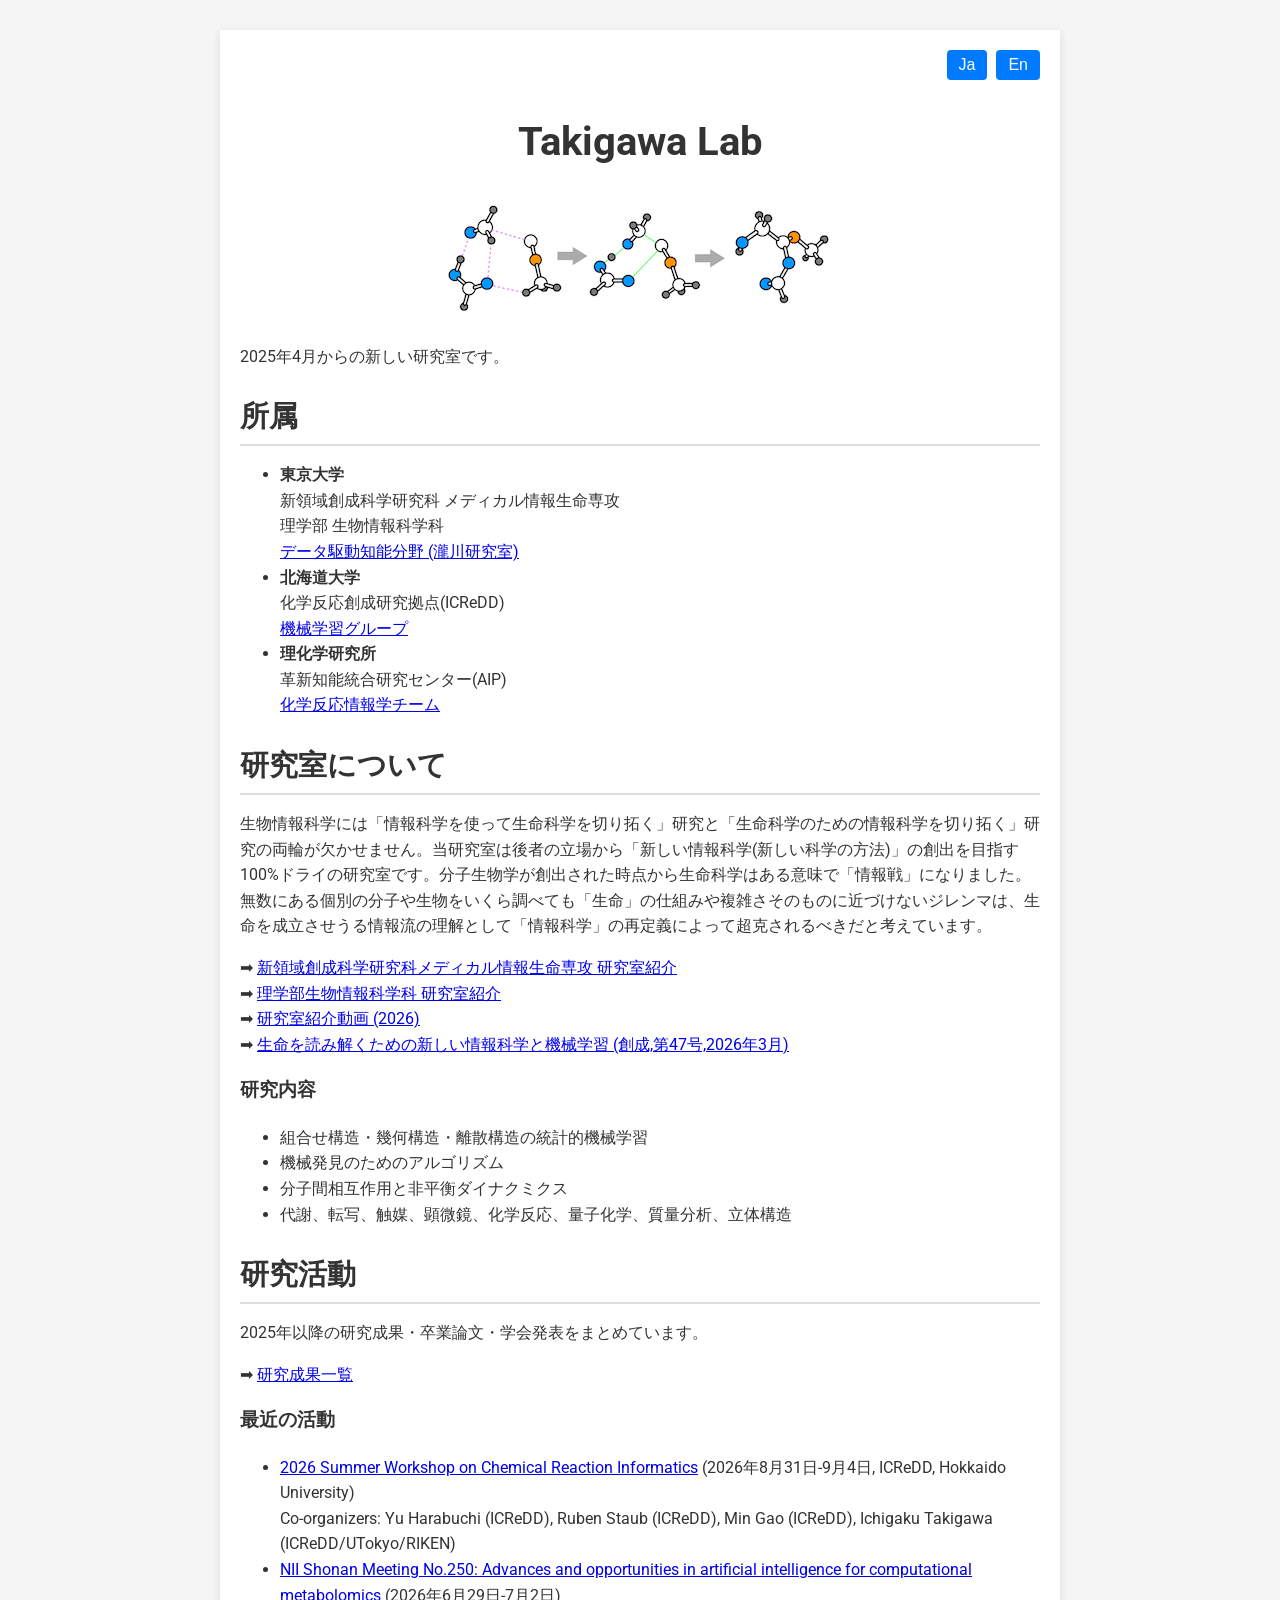
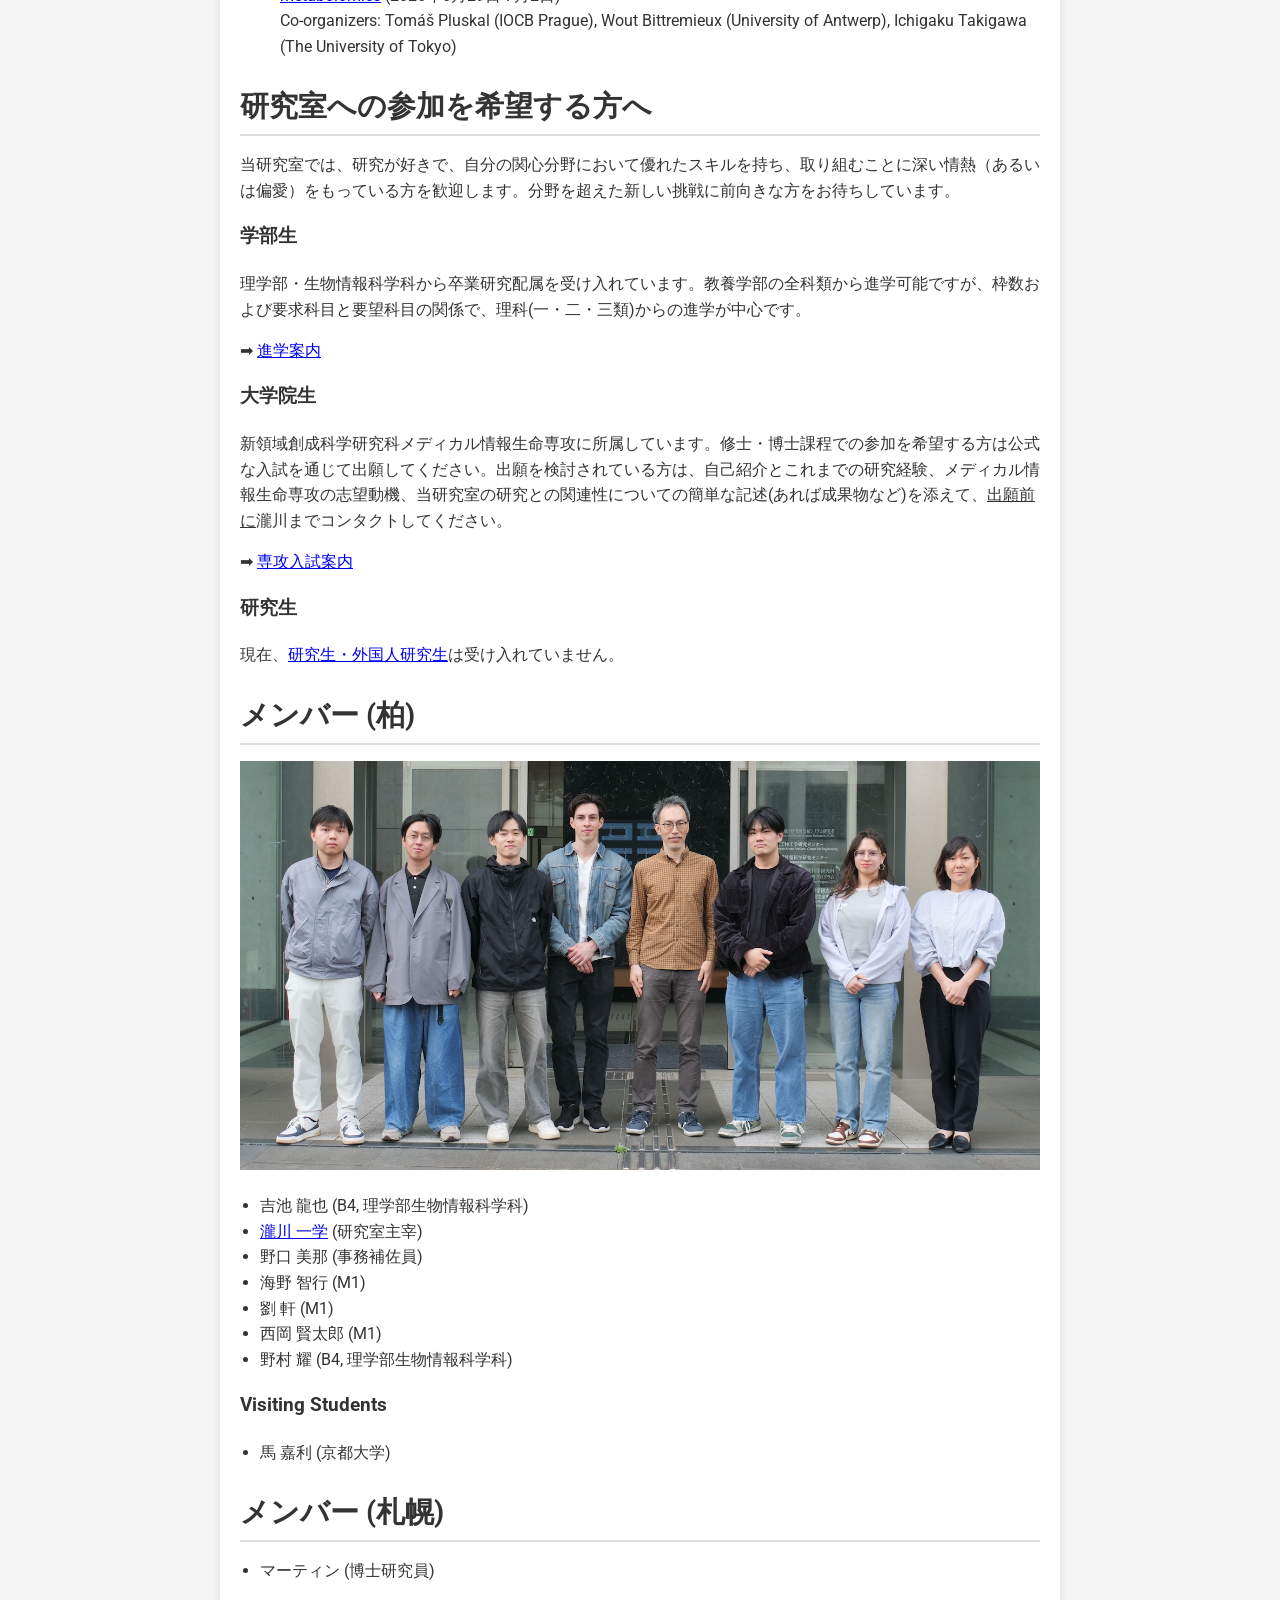
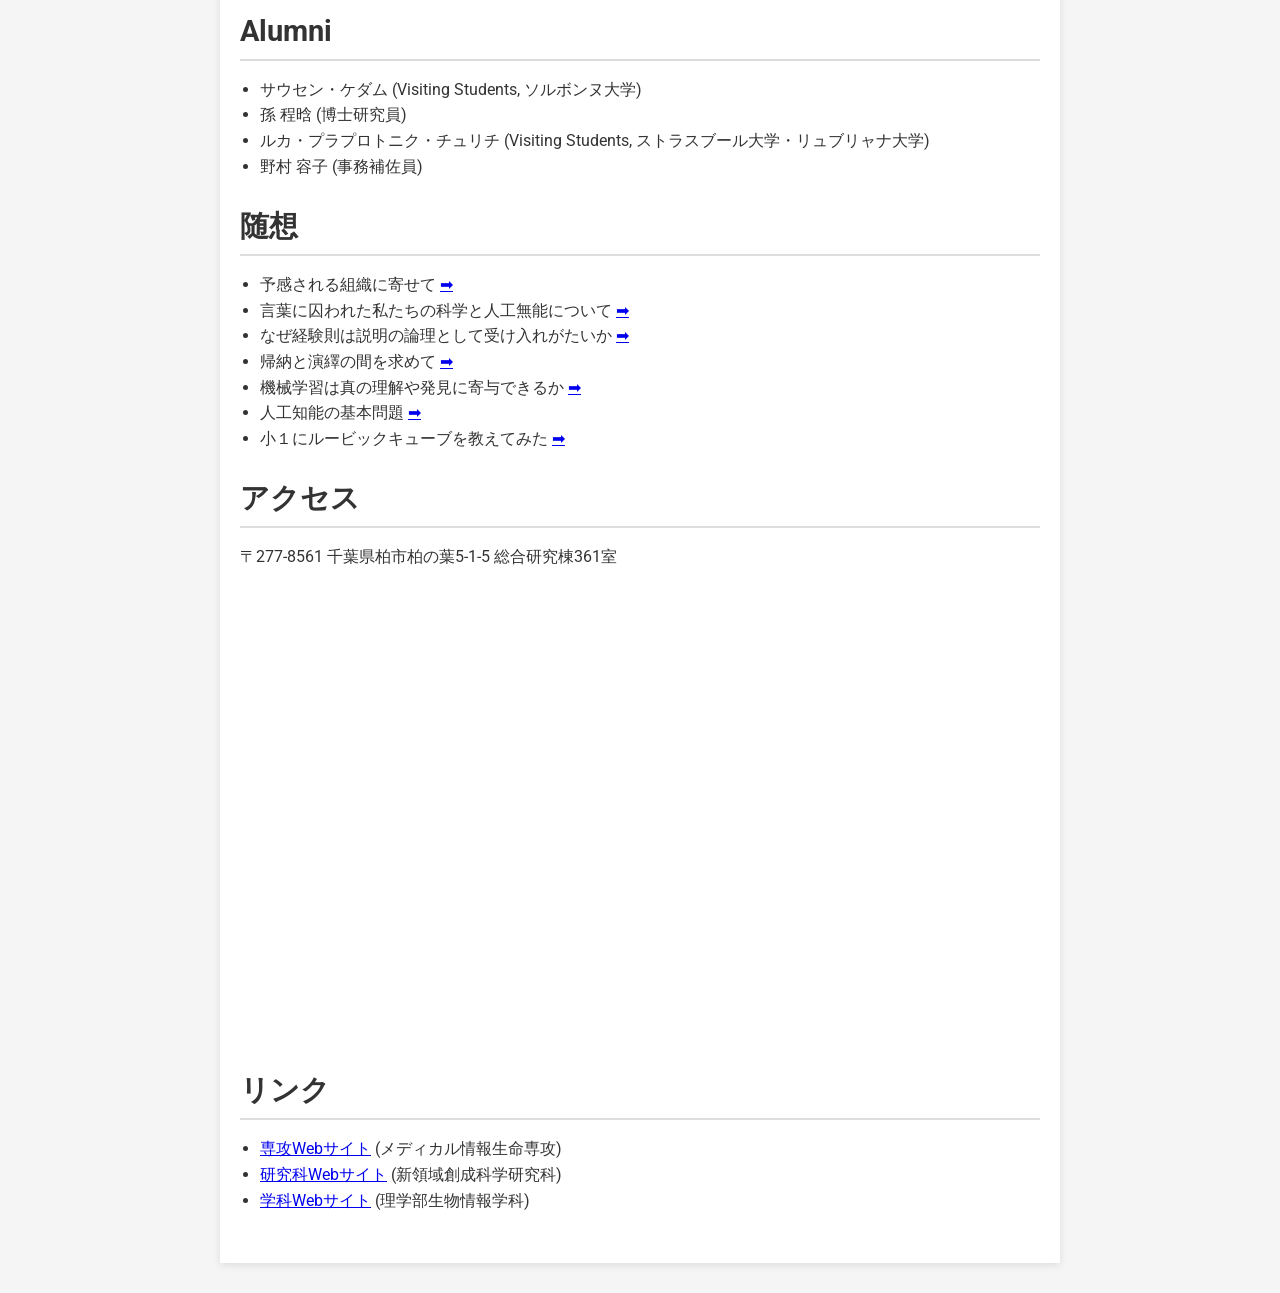
<file: index.html>
<!DOCTYPE html>
  <html lang="ja">
    <head>
      <!-- Google tag (gtag.js) -->
      <script async src="https://www.googletagmanager.com/gtag/js?id=G-8Q924CC10P"></script>
      <script>
        window.dataLayer = window.dataLayer || [];
        function gtag(){dataLayer.push(arguments);}
        gtag('js', new Date());
        gtag('config', 'G-8Q924CC10P');
      </script>
      <script>
        // Fisher–Yates シャッフル
        function shuffle(array) {
          for (let i = array.length - 1; i > 0; i--) {
            const j = Math.floor(Math.random() * (i + 1));
            [array[i], array[j]] = [array[j], array[i]];
          }
          return array;
        }

        // 指定セクション内の .random-list をシャッフル
        function shuffleListIn(section) {
          if (!section) return;
          const ul = section.querySelector('.random-list');
          if (!ul) return;
          const items = Array.from(ul.children);
          const shuffled = shuffle(items);
          ul.innerHTML = '';
          shuffled.forEach(li => ul.appendChild(li));
        }

        function setLanguage(lang) {
          const jaSection = document.querySelector('.ja');
          const enSection = document.querySelector('.en');

          if (lang === 'en') {
            if (jaSection) jaSection.style.display = 'none';
            if (enSection) enSection.style.display = 'block';
            history.replaceState(null, '', '?lang=en');
            // 英語表示のたびにシャッフル
            shuffleListIn(enSection);
          } else {
            if (jaSection) jaSection.style.display = 'block';
            if (enSection) enSection.style.display = 'none';
            history.replaceState(null, '', '?lang=ja');
            // 日本語表示のたびにシャッフル
            shuffleListIn(jaSection);
          }
        }

        function getLangFromUrl() {
          const params = new URLSearchParams(window.location.search);
          return params.get('lang') || 'ja';
        }

        // DOM 構築後に初期化＆ボタンへイベント登録
        document.addEventListener('DOMContentLoaded', () => {
          const lang = getLangFromUrl();
          setLanguage(lang);

          const btnJa = document.getElementById('btn-ja');
          const btnEn = document.getElementById('btn-en');
          if (btnJa) btnJa.addEventListener('click', () => setLanguage('ja'));
          if (btnEn) btnEn.addEventListener('click', () => setLanguage('en'));
        });
      </script>
      <meta charset="UTF-8">
      <meta name="viewport" content="width=device-width, initial-scale=1">
      <title>Takigawa Lab</title>
      <!-- Google Fonts: モダンな印象のフォント -->
      <link href="https://fonts.googleapis.com/css2?family=Noto+Sans+JP:wght@400;700&family=Roboto:wght@400;700&display=swap" rel="stylesheet">
      <style>
/* ベーススタイル */
body {
  font-family: 'Roboto', sans-serif;
  margin: 0;
  padding: 0;
  background: #f5f5f5;
  color: #333;
  line-height: 1.6;
}
    .container {
      max-width: 800px;
      margin: 30px auto;
      background: #fff;
      padding: 20px;
      box-shadow: 0 2px 8px rgba(0, 0, 0, 0.1);
    }
    header {
      text-align: center;
      margin-bottom: 20px;
    }
    header h1 {
      font-size: 2.5em;
      margin: 0;
      padding: 10px 0;
    }
    header img {
      max-width: 100%;
      height: auto;
      margin-top: 10px;
    }
    /* 言語切替ボタン */
    .language-toggle {
      text-align: right;
      margin-bottom: 20px;
    }
    .language-toggle button {
      padding: 6px 12px;
      font-size: 1em;
      margin-left: 5px;
      cursor: pointer;
      border: none;
      background: #007BFF;
      color: #fff;
      border-radius: 4px;
    }
    .language-toggle button:hover {
      background: #0056b3;
    }
    .content-section {
      margin-bottom: 30px;
    }
    .content-section h2 {
      font-size: 1.8em;
      border-bottom: 2px solid #ddd;
      padding-bottom: 5px;
      margin-bottom: 15px;
    }
    .topics ul {
      list-style: disc;
      padding-left: 20px;
    }
    .gmap_iframe {
      aspect-ratio: 16 / 9;
      max-width: 800px;
      width: 100%;
      height: auto;
    }
    img.responsive {
      max-width: 100%;
      height: auto;
    }
    /* 初期表示は日本語を表示 */
    .en {
      display: none;
    }
      </style>
    </head>
    <body>
      <div class="container">
        <!-- 言語切替 -->
        <div class="language-toggle">
          <button id="btn-ja">Ja</button>
          <button id="btn-en">En</button>
        </div>
        <!-- タイトルと画像 -->
        <header>
          <h1>Takigawa Lab</h1>
          <!-- ここに図（画像）を挿入します。画像のパスを適宜変更してください -->
          <img src="combinatorial.png" alt="Lab Image">
        </header>

        <!-- 日本語コンテンツ -->
        <section class="content-section ja">
          <p>2025年4月からの新しい研究室です。</p>
          <h2>所属</h2>
          <ul>
            <li><strong>東京大学</strong><br>
            新領域創成科学研究科 メディカル情報生命専攻<br >
            理学部 生物情報科学科<br >
            <a href="https://www.cbms.k.u-tokyo.ac.jp/labs/takigawa/">データ駆動知能分野 (瀧川研究室)</a>
            </li>
            <li><strong>北海道大学</strong><br>
              化学反応創成研究拠点(ICReDD)<br>
              <a href="https://www.icredd.hokudai.ac.jp/ja/takigawa-ichigaku">機械学習グループ</a></li>
            </li>
            <li><strong>理化学研究所</strong><br>
              革新知能統合研究センター(AIP)<br>
              <a href="https://www.riken.jp/research/labs/aip/goalorient_tech/chem-react-inf/index.html">化学反応情報学チーム</a></li>
          </ul>
          <h2>研究室について</h2>
          <p>
          生物情報科学には「情報科学を使って生命科学を切り拓く」研究と「生命科学のための情報科学を切り拓く」研究の両輪が欠かせません。当研究室は後者の立場から「新しい情報科学(新しい科学の方法)」の創出を目指す100%ドライの研究室です。分子生物学が創出された時点から生命科学はある意味で「情報戦」になりました。無数にある個別の分子や生物をいくら調べても「生命」の仕組みや複雑さそのものに近づけないジレンマは、生命を成立させうる情報流の理解として「情報科学」の再定義によって超克されるべきだと考えています。

          </p>
          <p>
          &#x27a1; <a href="https://www.cbms.k.u-tokyo.ac.jp/labs/takigawa/">新領域創成科学研究科メディカル情報生命専攻 研究室紹介</a><br >
          &#x27a1; <a href="https://www.bs.s.u-tokyo.ac.jp/labs/takigawa/">理学部生物情報科学科 研究室紹介</a><br >
          &#x27a1; <a href="https://youtu.be/MuOeLiQYv_M">研究室紹介動画 (2026)</a><br >
          &#x27a1; <a href="https://www.d-pam.com/u-tokyo/2515506/index.html?tm=1#target/page_no=11">生命を読み解くための新しい情報科学と機械学習 (創成,第47号,2026年3月)</a><br >
          </p>
          <h3>研究内容</h3>
          <ul>
            <li>組合せ構造・幾何構造・離散構造の統計的機械学習</li>
            <li>機械発見のためのアルゴリズム</li>
            <li>分子間相互作用と非平衡ダイナクミクス</li>
            <li>代謝、転写、触媒、顕微鏡、化学反応、量子化学、質量分析、立体構造</li>
          </ul>

          <h2>研究活動</h2>
          <p>2025年以降の研究成果・卒業論文・学会発表をまとめています。</p>
          <p>
          &#x27a1; <a href="research.html">研究成果一覧</a>
          </p>
          <h3>最近の活動</h3>
          <ul>
            <li><a href="summer2026_sapporo/" target="_blank">2026 Summer Workshop on Chemical Reaction Informatics</a> (2026年8月31日-9月4日, ICReDD, Hokkaido University)<br>
              Co-organizers: Yu Harabuchi (ICReDD), Ruben Staub (ICReDD), Min Gao (ICReDD), Ichigaku Takigawa (ICReDD/UTokyo/RIKEN)</li>
            <li><a href="https://shonan.nii.ac.jp/seminars/250/" target="_blank">NII Shonan Meeting No.250: Advances and opportunities in artificial intelligence for computational metabolomics</a> (2026年6月29日-7月2日)<br>
              Co-organizers: Tomáš Pluskal (IOCB Prague), Wout Bittremieux (University of Antwerp), Ichigaku Takigawa (The University of Tokyo)</li>
          </ul>

          <h2>研究室への参加を希望する方へ</h2>
          <p>当研究室では、研究が好きで、自分の関心分野において優れたスキルを持ち、取り組むことに深い情熱（あるいは偏愛）をもっている方を歓迎します。分野を超えた新しい挑戦に前向きな方をお待ちしています。</p>
          <h3>学部生</h3>
          <p>
          理学部・生物情報科学科から卒業研究配属を受け入れています。教養学部の全科類から進学可能ですが、枠数および要求科目と要望科目の関係で、理科(一・二・三類)からの進学が中心です。<br />
          </p>
          <p>
          &#x27a1; <a href="https://www.bs.s.u-tokyo.ac.jp/bioinfo/info/">進学案内</a>
          </p>
          <h3>大学院生</h3>
          <p>
          新領域創成科学研究科メディカル情報生命専攻に所属しています。修士・博士課程での参加を希望する方は公式な入試を通じて出願してください。出願を検討されている方は、自己紹介とこれまでの研究経験、メディカル情報生命専攻の志望動機、当研究室の研究との関連性についての簡単な記述(あれば成果物など)を添えて、<u>出願前に</u>瀧川までコンタクトしてください。
          </p>
          <p>
          &#x27a1; <a href="https://www.cbms.k.u-tokyo.ac.jp/admission/">専攻入試案内</a>
          </p>
          <h3>研究生</h3>
          <p>現在、<a href="https://www.k.u-tokyo.ac.jp/exam/apr_sch/">研究生・外国人研究生</a>は受け入れていません。</p>
          <div class="topics">
            <h2>メンバー (柏)</h2>
            <p><img src="labphoto_2026.JPG" class="responsive" /></p>
            <ul class="random-list">
              <li><a href="https://itakigawa.github.io/index_ja.html" target="_blank">瀧川 一学</a> (研究室主宰)</li>
              <li>野口 美那 (事務補佐員)</li>
              <li>海野 智行 (M1)</li>
              <li>西岡 賢太郎 (M1)</li>
              <li>劉 軒 (M1)</li>
              <li>野村 耀 (B4, 理学部生物情報科学科)</li>
              <li>吉池 龍也 (B4, 理学部生物情報科学科)</li>
            </ul>
            <h3>Visiting Students</h3>
            <ul class="random-list">
              <li>馬 嘉利 (京都大学)</li>
            </ul>
            <h2>メンバー (札幌)</h2>
            <ul class="random-list">
              <li>マーティン (博士研究員)</li>
            </ul>
            <h2>Alumni</h2>
            <ul>
              <li>サウセン・ケダム (Visiting Students, ソルボンヌ大学)</li>
              <li>孫 程晗 (博士研究員)</li>
              <li>ルカ・プラプロトニク・チュリチ (Visiting Students, ストラスブール大学・リュブリャナ大学)</li>
              <li>野村 容子 (事務補佐員)</li>
            </ul>
          </div>
          <div class="topics">
            <h2>随想</h2>
            <ul>
              <li>予感される組織に寄せて <a href="http://hdl.handle.net/2433/286198">&#x27a1;</a></li>
              <li>言葉に囚われた私たちの科学と人工無能について <a href="
http://hdl.handle.net/2261/0002014300">&#x27a1;</a></li>
              <li>なぜ経験則は説明の論理として受け入れがたいか <a href="http://hdl.handle.net/2433/286548">&#x27a1;</a></li>
              <li>帰納と演繹の間を求めて <a href="https://youtu.be/T-grdDu3FIo">&#x27a1;</a></li>
              <li>機械学習は真の理解や発見に寄与できるか <a href="http://hdl.handle.net/2433/285504">&#x27a1;</a></li>
              <li>人工知能の基本問題 <a href="http://id.nii.ac.jp/1004/00010296/">&#x27a1;</a></li>
              <li>小１にルービックキューブを教えてみた <a href="https://speakerdeck.com/itakigawa/xiao-1nirubitukukiyubuwojiao-etemita-qun-lun-supotunojiao-yu-topatanren-zhi">&#x27a1;</a></li>
            </ul>
          </div>
          <div class="contact">
            <h2>アクセス</h2>
            <p>〒277-8561 千葉県柏市柏の葉5-1-5 総合研究棟361室</p>
            <!-- 地図の埋め込み -->
            <iframe src="https://www.google.com/maps/embed?pb=!1m14!1m8!1m3!1d1615.9071869631907!2d139.9388217!3d35.9025617!3m2!1i1024!2i768!4f13.1!3m3!1m2!1s0x60189eaa6294af61%3A0xccd46cb82f5e5734!2z44CSMjc3LTg1Njgg5Y2D6JGJ55yM5p-P5biC5p-P44Gu6JGJ77yV5LiB55uu77yR4oiS77yVIOe3j-WQiOeglOeptuajnw!5e0!3m2!1sja!2sjp!4v1743409958371!5m2!1sja!2sjp" width="600" height="450" style="border:0;" allowfullscreen="" loading="lazy" referrerpolicy="no-referrer-when-downgrade" class="gmap_iframe"></iframe>
          </div>
          <div class="topics">
            <h2>リンク</h2>
            <ul>
              <li><a href="https://www.cbms.k.u-tokyo.ac.jp/" target="_blank">専攻Webサイト</a> (メディカル情報生命専攻)</li>
              <li><a href="https://www.k.u-tokyo.ac.jp/" target="_blank">研究科Webサイト</a> (新領域創成科学研究科)</li>
              <li><a href="https://www.k.u-tokyo.ac.jp/" target="_blank">学科Webサイト</a> (理学部生物情報学科)</li>
            </ul>
          </div>
        </section>

        <!-- English Content -->
        <section class="content-section en">
          <p>A new lab starting in April 2025.</p>
          <h2>Affiliation</h2>
          <ul>
            <li><strong>The University of Tokyo</strong><br>
              Department of Computational Biology and Medical Sciences, Graduate School of Frontier Sciences<br>
              <a href="https://www.cbms.k.u-tokyo.ac.jp/en/labs/takigawa/">Data-Driven Intelligence Lab (Takigawa Lab)</a>
            </li>
            <li><strong>Hokkaido University</strong><br>
            Institute for Chemical Reaction Design and Discovery (ICReDD)</li>
             <a href="https://www.icredd.hokudai.ac.jp/takigawa-ichigaku">Machine Learning Group</a></li>
            <li><strong>RIKEN</strong><br>
            Center for Advanced Intelligence Project (AIP)<br>
            <a href="https://www.riken.jp/en/research/labs/aip/goalorient_tech/chem-react-inf/index.html">Chemical Reaction Informatics Team</a></li>
          </ul>
          <h2>About the Lab</h2>
          <p>In the transdisciplinary domain where life science and information science intersect, two complementary approaches are essential: one that uses information science to advance life science, and another that advances information science for the sake of life science. Our laboratory is firmly rooted in the latter. We are a 100% dry lab dedicated to developing a new kind of information science—as a new way of doing science. Since the advent of molecular biology, life science has—in many ways—become a race to master information. No matter how extensively we study individual molecules or organisms, we face a dilemma: we cannot fully grasp the mechanisms or inherent complexity of life itself. We believe that this dilemma must be overcome by redefining information science as the science of understanding the flow of information that enables life to exist.
          </p>
          <p>&#x27a1; <a href="https://www.cbms.k.u-tokyo.ac.jp/en/labs/takigawa/">Lab Introduction at CBMS</a><br />
          &#x27a1; <a href="https://www.k.u-tokyo.ac.jp/en/gsfs/sosei/vol47/p10.html">New Information Science and Machine Learning for Deciphering Life</a> (SOSEI vol.47, 2026)</p>
          <h3>Research Topics</h3>
          <ul>
            <li>Statistical machine learning for combinatorial/geometric/discrete structures</li>
            <li>Algorithms for machine discovery</li>
            <li>Intermolecular interactions and non-equilibrium dynamics</li>
            <li>Metabolism, transcription, catalysis, microscopy, chemical reactions, quantum chemistry, mass spectrometry, and molecular structures</li>
          </ul>
          <h2>Research</h2>
          <p>A separate page lists research outputs from 2025 onward, including publications, theses, and talks.</p>
          <p>&#x27a1; <a href="research.html">Research Outputs</a></p>
          <h3>Recent Activities</h3>
          <ul>
            <li><a href="summer2026_sapporo/" target="_blank">2026 Summer Workshop on Chemical Reaction Informatics</a> (August 31-September 4, 2026, ICReDD, Hokkaido University)<br>
              Co-organizers: Yu Harabuchi (ICReDD), Ruben Staub (ICReDD), Min Gao (ICReDD), Ichigaku Takigawa (ICReDD/UTokyo/RIKEN)</li>
            <li><a href="https://shonan.nii.ac.jp/seminars/250/" target="_blank">NII Shonan Meeting No.250: Advances and opportunities in artificial intelligence for computational metabolomics</a> (June 29-July 2, 2026)<br>
              Co-organizers: Tomáš Pluskal (IOCB Prague), Wout Bittremieux (University of Antwerp), Ichigaku Takigawa (The University of Tokyo)</li>
          </ul>
          <div class="topics">
            <h2>Join Us</h2>
            <h3>Degree-seeking students (Regular students)</h3>
            <p>Our lab is part of the Department of Computational Biology and Medical Sciences in the Graduate School of Frontier Sciences at the University of Tokyo. If you're interested in pursuing a Master’s or Ph.D., please apply through the official graduate admissions process.</p>
            <p>
            &#x27a1; <a href="https://www.cbms.k.u-tokyo.ac.jp/en/admission/">Department admissions information</a>
            </p>
            <p>Before applying, we encourage you to email the PI, Ichigaku Takigawa, with the following:</p>
            <ol>
              <li>A brief self-introduction and research background</li>
              <li>Your CV/resume</li>
              <li>A short statement describing your research interests and how they align with our lab's focus</li>
            </ol>
            <p>We welcome anyone who loves research, has strong skills in their area of interest, and is deeply passionate—perhaps even a little obsessed—about what they do. We're especially excited to work with those who are open to new challenges that cross disciplinary boundaries.</p>
            <h3>Non Degree-seeking Students (Visiting Students)</h3>
            <p>
           Our lab offers opportunities to conduct research visits (exchange program or internship) while remaining affiliated with your home university, as part of programs with UTokyo and RIKEN. If you are interested, please check the details and application procedures for each program. 
            </p>
            <ul>
              <li><a href="https://www.k.u-tokyo.ac.jp/en/education/exchange/incoming/procedure/index.html">Special Research Student</a> at UTokyo</li>
              <li><a href="https://aip.riken.jp/aip-osc2-0/">Overseas Student Collaboration (OSC) Trainee</a> at RIKEN AIP</li>
            </ul>
          </div>
          <div class="topics">
            <h2>People (Kashiwa)</h2>
            <p><img src="labphoto_2026.JPG" class="responsive" /></p>
            <ul class="random-list">
              <li><a href="https://itakigawa.github.io/" target="_blank">Ichigaku Takigawa</a> (Lab head)</li>
              <li>Mina Noguchi (Lab Admin Assistant)</li>
              <li>Kentaro Nishioka (M1)</li>
              <li>Tomoyuki Unno (M1)</li>
              <li>Xuan Liu (M1)</li>
              <li>Yoh Nomura (B4)</li>
              <li>Ryuya Yoshiike (B4)</li>
            </ul>
            <h3>Visiting Students</h3>
            <ul class="random-list">
              <li>Jiali Ma (Kyoto University)</li>
            </ul>
            <h2>People (Sapporo)</h2>
            <ul>
              <li>Martin (Postdoctoral Fellows)</li>
            </ul>
            <h2>Alumni</h2>
            <ul>
              <li>Sawsen Keddam (Visiting Students, Sorbonne University)</li>
              <li>Chenghan Sun (Postdoctoral Fellows)</li>
              <li>Luka Praprotnik Čurič (Visiting Students, The University of Strasbourg &amp; The University of Ljubljana)</li>
              <li>Yoko Nomura (Lab Admin Assistant)</li>
            </ul>
          </div>
          <div class="topics">
            <h2>Random Thoughts</h2>
            <ul>
              <li>A Quick Peek at Vim <a href="https://youtu.be/XS73IJ37lgM">&#x27a1;</a></li>
              <li>Coding Graph Neural Networks <a href="https://youtu.be/nez755i1oFE">&#x27a1;</a></li>
              <li>Applied Machine Learning for Chemistry <a href="https://youtu.be/xPgDmYAteOk">&#x27a1;</a></li>
              <li>A Modern Introduction to Decision Tree Ensembles <a href="https://youtu.be/pWr6Ji8uC_0">&#x27a1;</a></li>

              <li>Exploring Practices in Machine Learning and Machine Discovery <a href="https://youtu.be/P4QogT8bdqY">&#x27a1;</a></li>
            </ul>
          </div>
          <div class="contact">
            <h2>Location</h2>
            <p>361 Kashiwa Research Complex, 5-1-5 Kashiwanoha, Kashiwa-shi, Chiba 277-8561, Japan.</p>
            <!-- Embedded map -->
            <iframe src="https://www.google.com/maps/embed?pb=!1m18!1m12!1m3!1d1019.605494691153!2d139.938821661536!3d35.902561650977184!2m3!1f0!2f0!3f0!3m2!1i1024!2i768!4f13.1!3m3!1m2!1s0x60189eaa6294af61%3A0xccd46cb82f5e5734!2sKashiwa%20Research%20Complex%2C%205-ch%C5%8Dme-1-5%20Kashiwanoha%2C%20Kashiwa%2C%20Chiba%20277-8568!5e0!3m2!1sen!2sjp!4v1743409764960!5m2!1sen!2sjp" width="600" height="450" style="border:0;" allowfullscreen="" loading="lazy" referrerpolicy="no-referrer-when-downgrade" class="gmap_iframe"></iframe>
          </div>
          <div class="topics">
            <h2>Link</h2>
            <ul>
              <li><a href="https://www.cbms.k.u-tokyo.ac.jp/" target="_blank">Website</a> (Department of Computational Biology and Medical Sciences)</li>
              <li><a href="https://www.k.u-tokyo.ac.jp/" target="_blank">Website</a> (Graduate School of Frontier Sciences)</li>
              <li><a href="https://www.bs.s.u-tokyo.ac.jp/bioinfo/" target="_blank">Website</a> (Department of bioinformatics and Systems Biology)</li>
            </ul>
          </div>
        </section>
      </div>
    </body>
  </html>
</file>
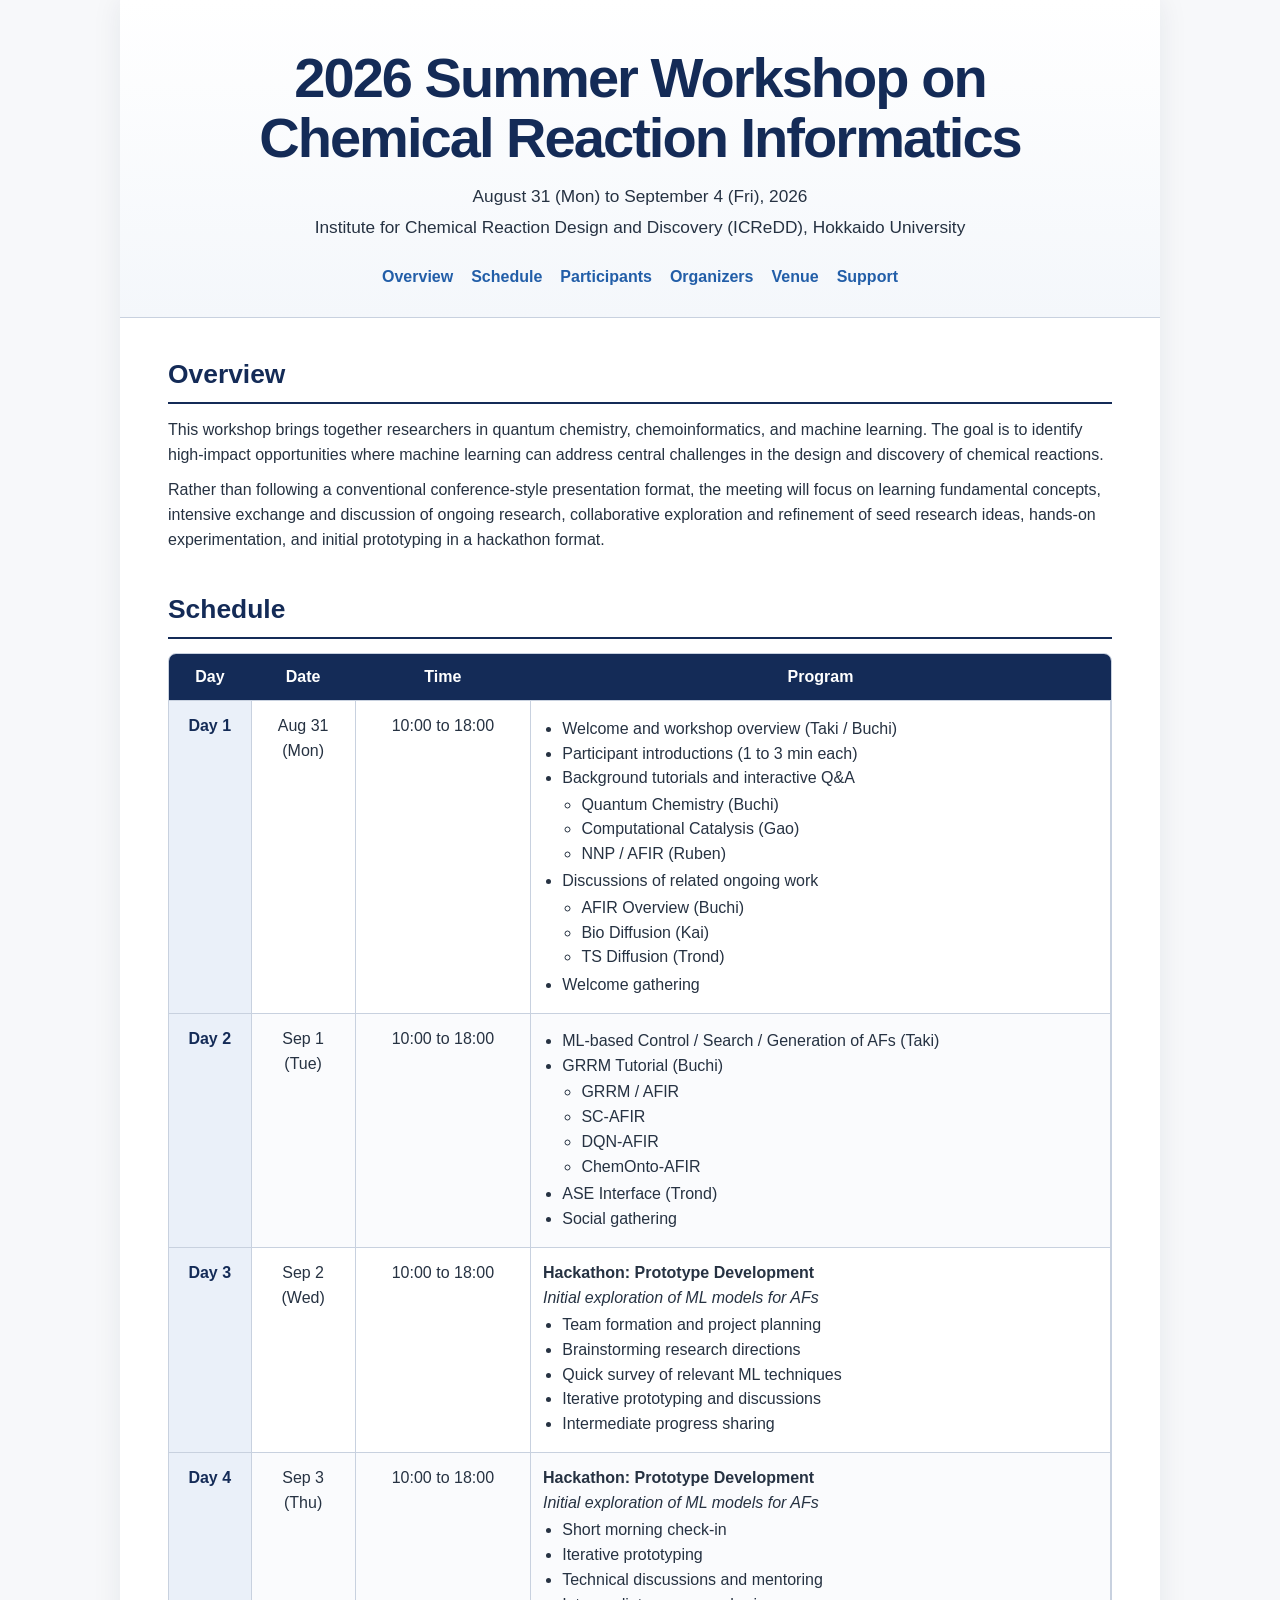
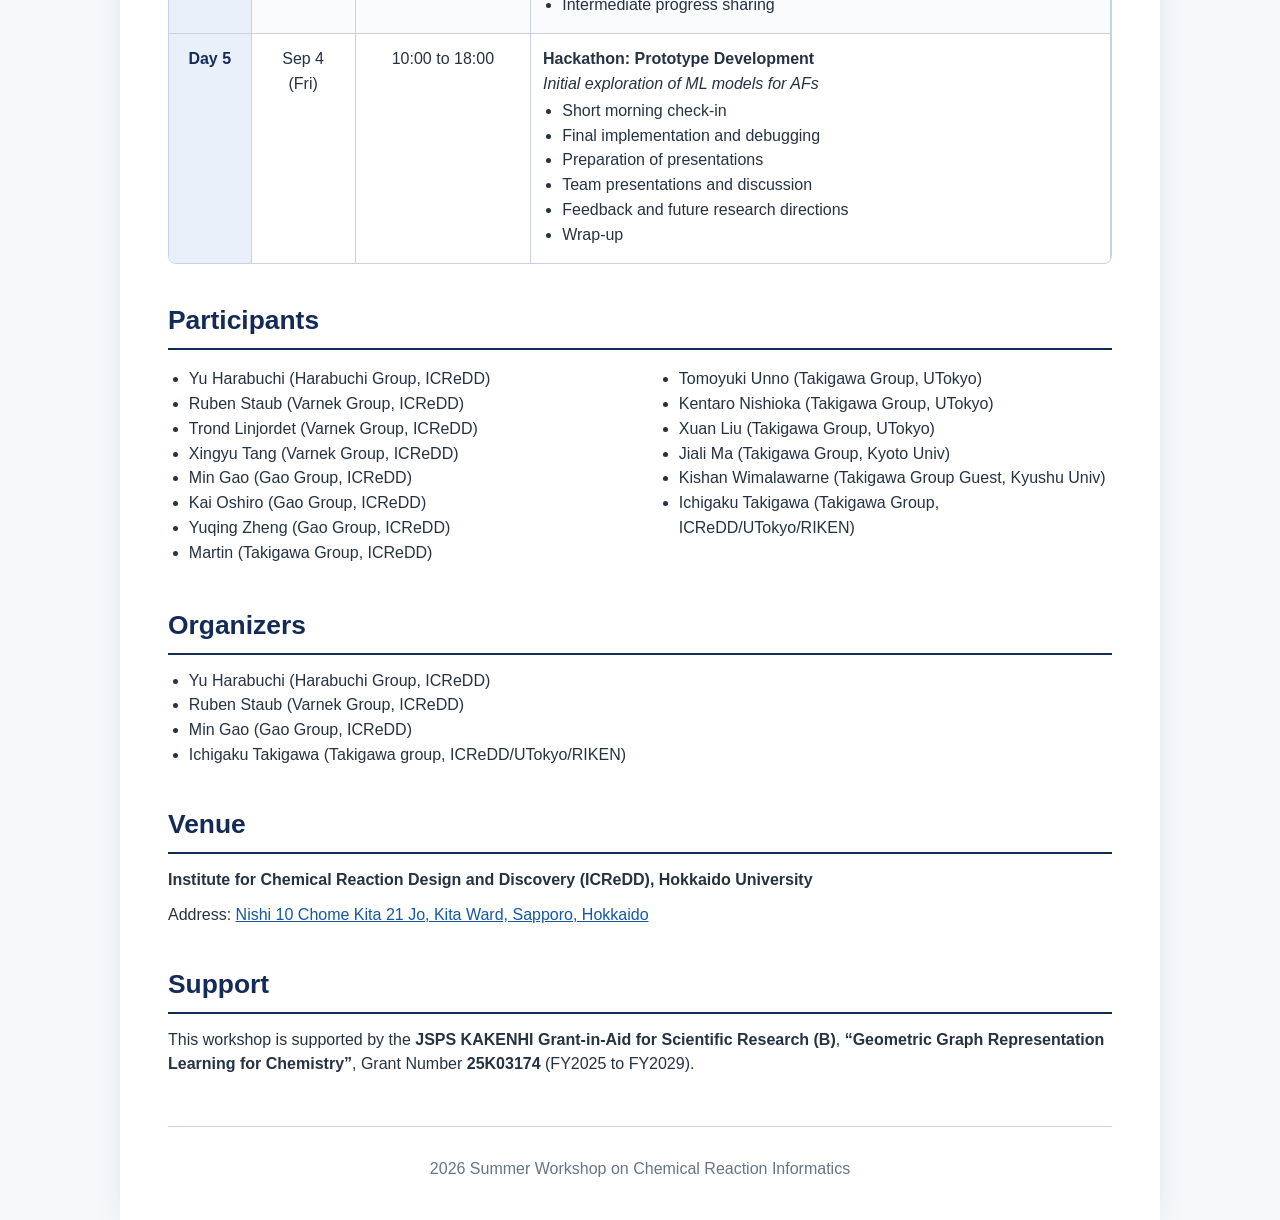
<file: summer2026_sapporo/index.html>
<!doctype html>
<html lang="en">
<head>
  <meta charset="utf-8">
  <meta name="viewport" content="width=device-width, initial-scale=1">
  <meta name="description" content="2026 Summer Workshop on Chemical Reaction Informatics at ICReDD, Hokkaido University">
  <title>2026 Summer Workshop on Chemical Reaction Informatics</title>
  <link rel="stylesheet" href="style.css">
</head>
<body>
  <div class="page">
    <header class="site-header">
      <h1>2026 Summer Workshop on<br>Chemical Reaction Informatics</h1>
      <p class="subtitle">August 31 (Mon) to September 4 (Fri), 2026</p>
      <p class="subtitle">Institute for Chemical Reaction Design and Discovery (ICReDD), Hokkaido University</p>
      <nav aria-label="Page sections">
        <a href="#overview">Overview</a>
        <a href="#schedule">Schedule</a>
        <a href="#participants">Participants</a>
        <a href="#organizers">Organizers</a>
        <a href="#venue">Venue</a>
        <a href="#support">Support</a>
      </nav>
    </header>

    <main>
      <figure class="hero">
      </figure>

      <section id="overview">
        <h2>Overview</h2>
        <p>This workshop brings together researchers in quantum chemistry, chemoinformatics, and machine learning. The goal is to identify high-impact opportunities where machine learning can address central challenges in the design and discovery of chemical reactions.</p>
        <p>Rather than following a conventional conference-style presentation format, the meeting will focus on learning fundamental concepts, intensive exchange and discussion of ongoing research, collaborative exploration and refinement of seed research ideas, hands-on experimentation, and initial prototyping in a hackathon format.</p>
      </section>

      <section id="schedule">
        <h2>Schedule</h2>
        <div class="table-wrap">
          <table class="schedule-table">
            <thead>
              <tr><th>Day</th><th>Date</th><th>Time</th><th>Program</th></tr>
            </thead>
            <tbody>
              <tr>
                <th scope="row">Day 1</th><td>Aug 31<br>(Mon)</td><td>10:00 to 18:00</td>
                <td><ul>
                  <li>Welcome and workshop overview (Taki / Buchi)</li>
                  <li>Participant introductions (1 to 3 min each)</li>
                  <li>Background tutorials and interactive Q&amp;A
                    <ul><li>Quantum Chemistry (Buchi)</li><li>Computational Catalysis (Gao)</li><li>NNP / AFIR (Ruben)</li></ul>
                  </li>
                  <li>Discussions of related ongoing work
                    <ul><li>AFIR Overview (Buchi)</li><li>Bio Diffusion (Kai)</li><li>TS Diffusion (Trond)</li></ul>
                  </li>
                  <li>Welcome gathering</li>
                </ul></td>
              </tr>
              <tr>
                <th scope="row">Day 2</th><td>Sep 1<br>(Tue)</td><td>10:00 to 18:00</td>
                <td><ul>
                  <li>ML-based Control / Search / Generation of AFs (Taki)</li>
                  <li>GRRM Tutorial (Buchi)
                    <ul><li>GRRM / AFIR</li><li>SC-AFIR</li><li>DQN-AFIR</li><li>ChemOnto-AFIR</li></ul>
                  </li>
                  <li>ASE Interface (Trond)</li>
                  <li>Social gathering</li>
                </ul></td>
              </tr>
              <tr>
                <th scope="row">Day 3</th><td>Sep 2<br>(Wed)</td><td>10:00 to 18:00</td>
                <td><strong>Hackathon: Prototype Development</strong><br><em>Initial exploration of ML models for AFs</em>
                  <ul><li>Team formation and project planning</li><li>Brainstorming research directions</li><li>Quick survey of relevant ML techniques</li><li>Iterative prototyping and discussions</li><li>Intermediate progress sharing</li></ul>
                </td>
              </tr>
              <tr>
                <th scope="row">Day 4</th><td>Sep 3<br>(Thu)</td><td>10:00 to 18:00</td>
                <td><strong>Hackathon: Prototype Development</strong><br><em>Initial exploration of ML models for AFs</em>
                  <ul><li>Short morning check-in</li><li>Iterative prototyping</li><li>Technical discussions and mentoring</li><li>Intermediate progress sharing</li></ul>
                </td>
              </tr>
              <tr>
                <th scope="row">Day 5</th><td>Sep 4<br>(Fri)</td><td>10:00 to 18:00</td>
                <td><strong>Hackathon: Prototype Development</strong><br><em>Initial exploration of ML models for AFs</em>
                  <ul><li>Short morning check-in</li><li>Final implementation and debugging</li><li>Preparation of presentations</li><li>Team presentations and discussion</li><li>Feedback and future research directions</li><li>Wrap-up</li></ul>
                </td>
              </tr>
            </tbody>
          </table>
        </div>
      </section>

      <section id="participants">
        <h2>Participants</h2>
        <div class="people-grid">
          <ul>
            <li>Yu Harabuchi (Harabuchi Group, ICReDD)</li>
            <li>Ruben Staub (Varnek Group, ICReDD)</li>
            <li>Trond Linjordet (Varnek Group, ICReDD)</li>
            <li>Xingyu Tang (Varnek Group, ICReDD)</li>
            <li>Min Gao (Gao Group, ICReDD)</li>
            <li>Kai Oshiro (Gao Group, ICReDD)</li>
            <li>Yuqing Zheng (Gao Group, ICReDD)</li>
            <li>Martin (Takigawa Group, ICReDD)</li>
          </ul>
          <ul>
            <li>Tomoyuki Unno (Takigawa Group, UTokyo)</li>
            <li>Kentaro Nishioka (Takigawa Group, UTokyo)</li>
            <li>Xuan Liu (Takigawa Group, UTokyo)</li>
            <li>Jiali Ma (Takigawa Group, Kyoto Univ)</li>
            <li>Kishan Wimalawarne (Takigawa Group Guest, Kyushu Univ)</li>
            <li>Ichigaku Takigawa (Takigawa Group, ICReDD/UTokyo/RIKEN)</li>
          </ul>
        </div>
      </section>

      <section id="organizers">
        <h2>Organizers</h2>
        <ul>
          <li>Yu Harabuchi (Harabuchi Group, ICReDD)</li>
          <li>Ruben Staub (Varnek Group, ICReDD)</li>
          <li>Min Gao (Gao Group, ICReDD)</li>
          <li>Ichigaku Takigawa (Takigawa group, ICReDD/UTokyo/RIKEN)</li>
        </ul>
      </section>

      <section id="venue">
        <h2>Venue</h2>
        <p><strong>Institute for Chemical Reaction Design and Discovery (ICReDD), Hokkaido University</strong></p>
        <p>Address: <a href="https://maps.app.goo.gl/ahVHVXNspY7fU6GT7" target="_blank" rel="noopener noreferrer">Nishi 10 Chome Kita 21 Jo, Kita Ward, Sapporo, Hokkaido</a></p>
      </section>

      <section id="support">
        <h2>Support</h2>
        <p>This workshop is supported by the <strong>JSPS KAKENHI Grant-in-Aid for Scientific Research (B)</strong>, <strong>“Geometric Graph Representation Learning for Chemistry”</strong>, Grant Number <strong>25K03174</strong> (FY2025 to FY2029).</p>
      </section>
    </main>

    <footer>
      <p>2026 Summer Workshop on Chemical Reaction Informatics</p>
    </footer>
  </div>
</body>
</html>
</file>
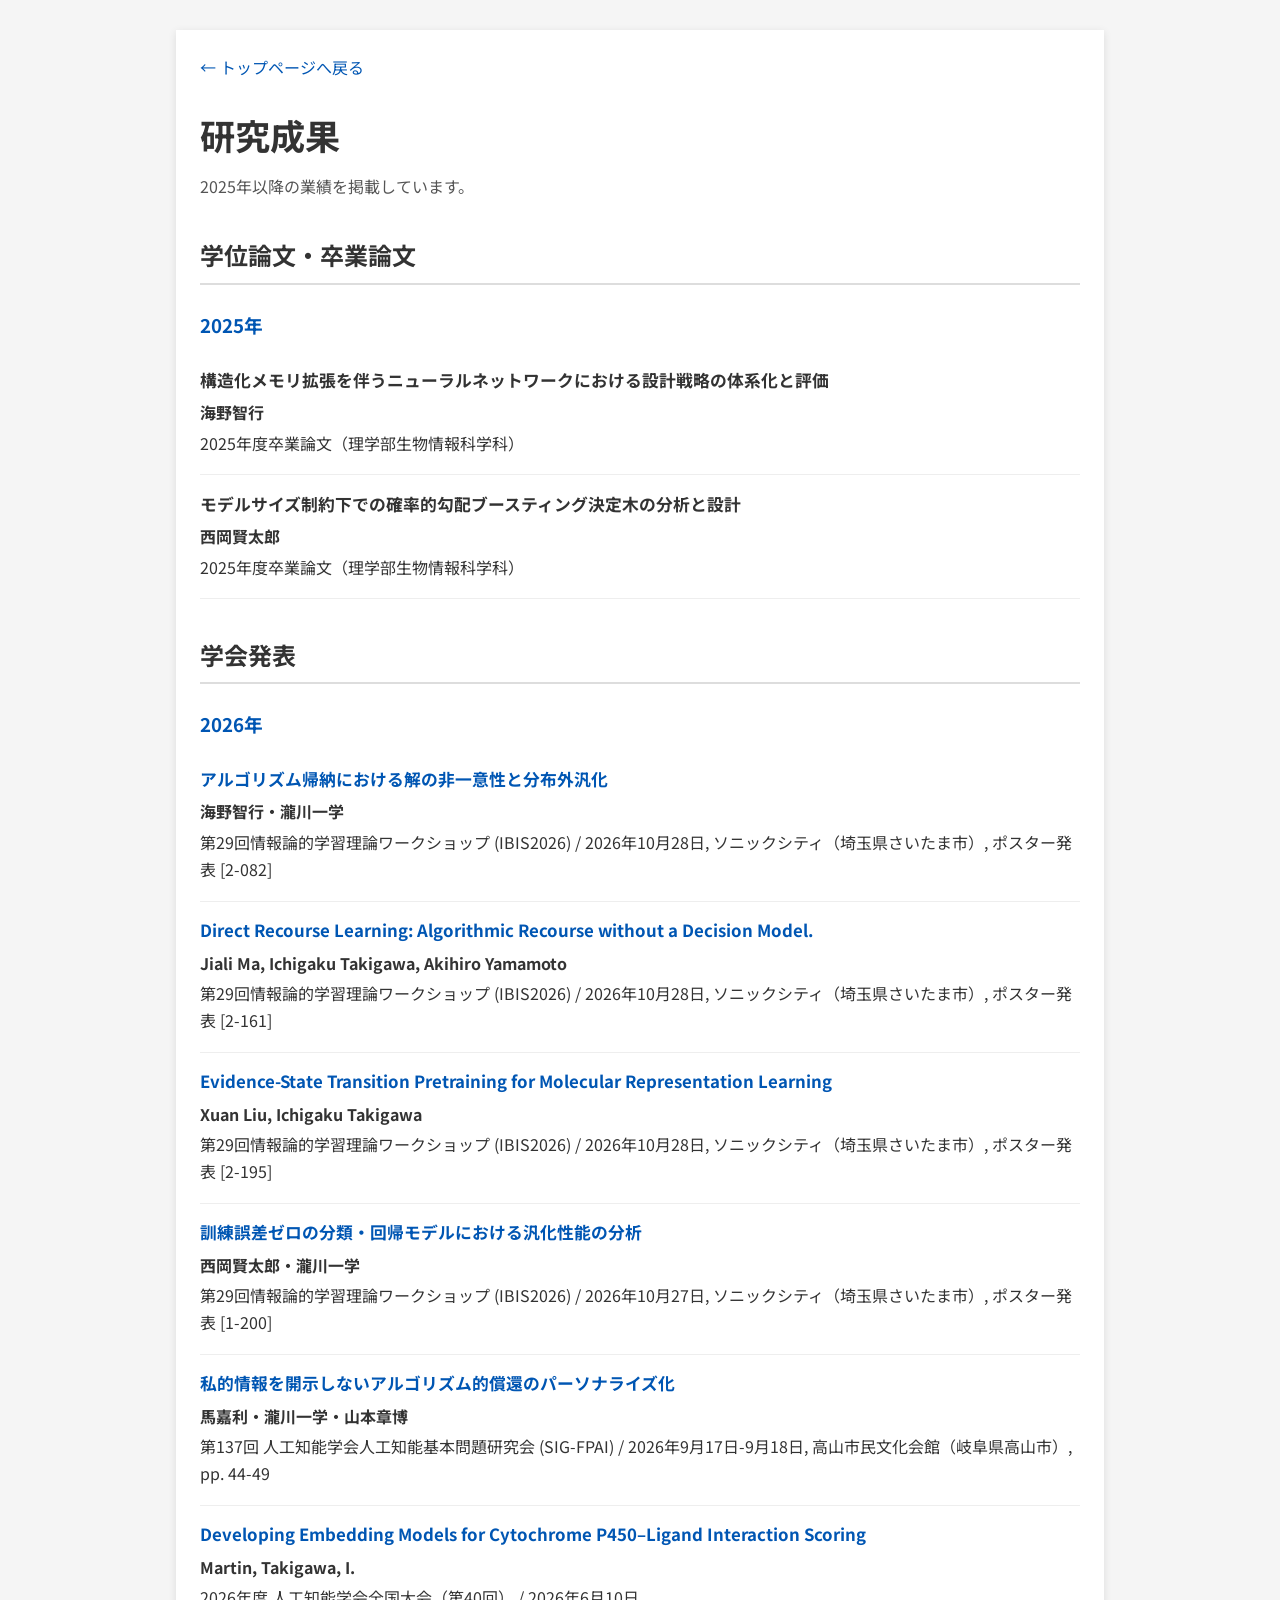
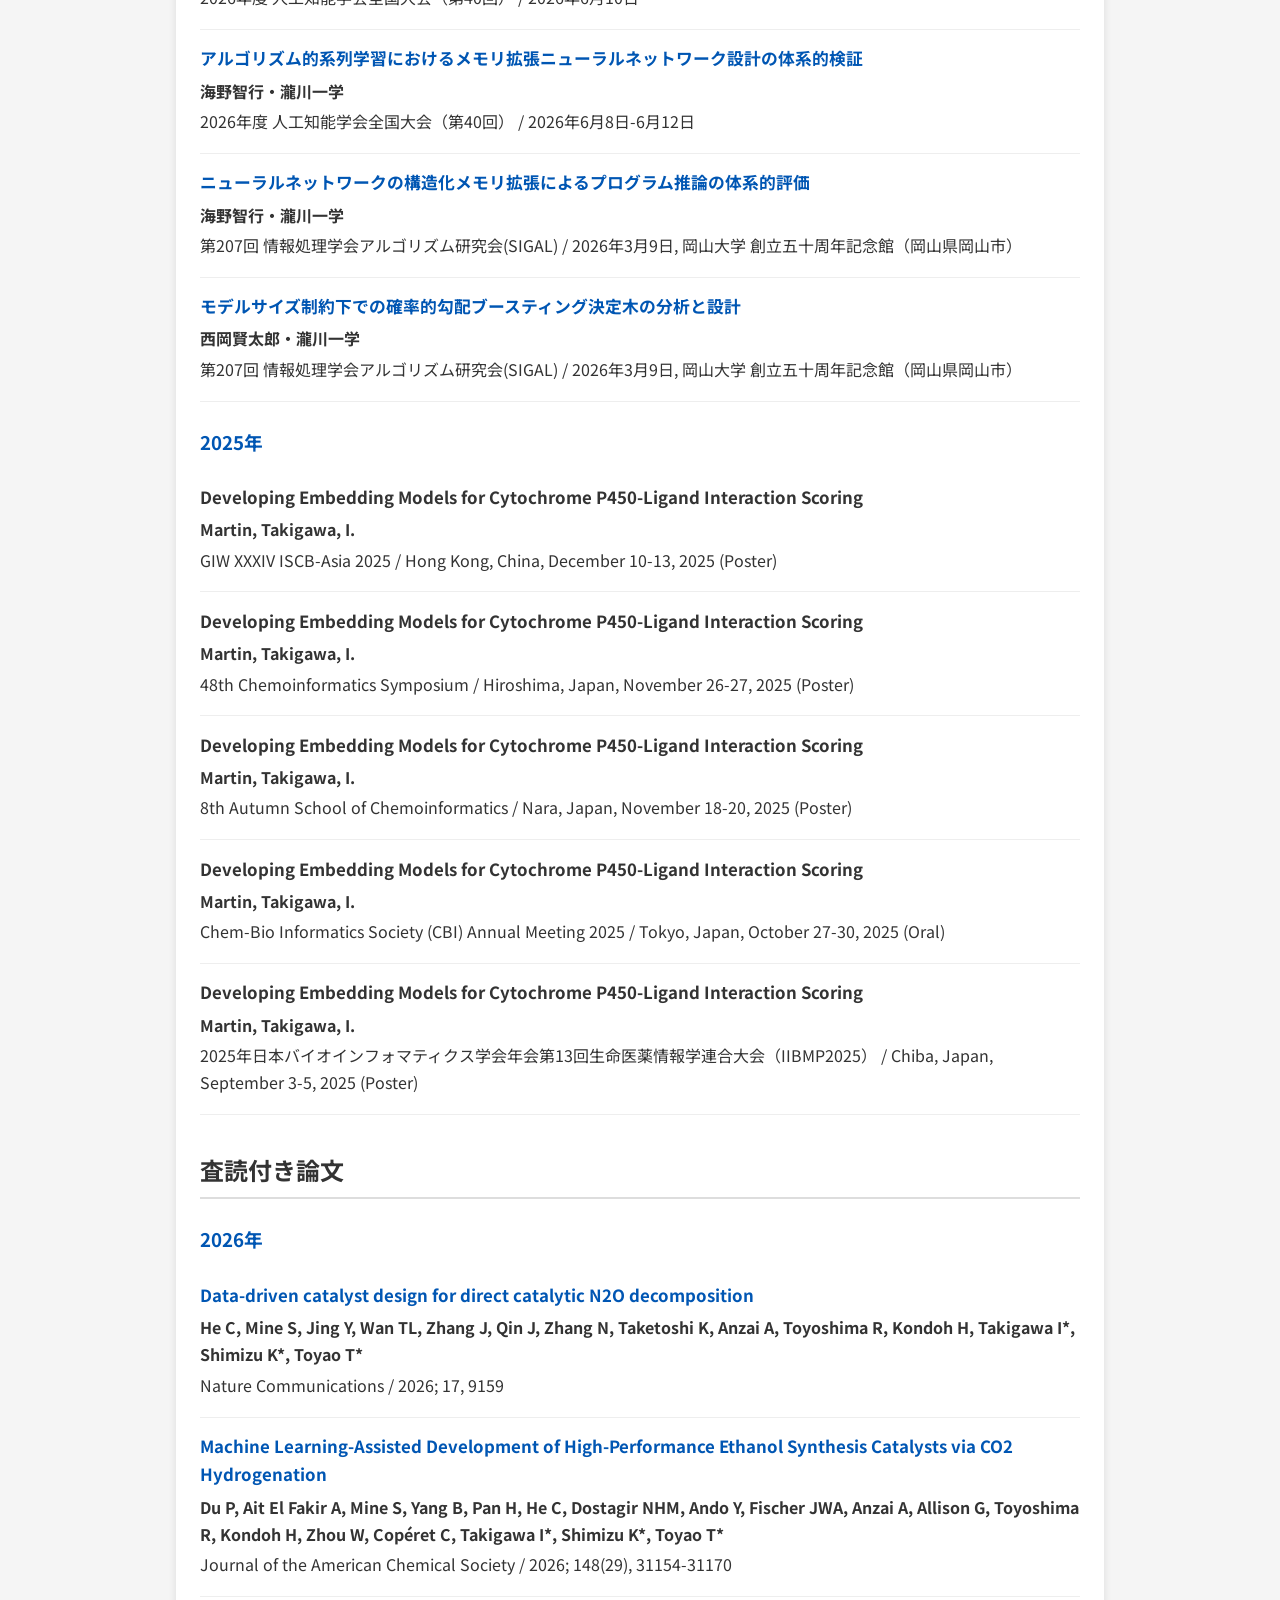
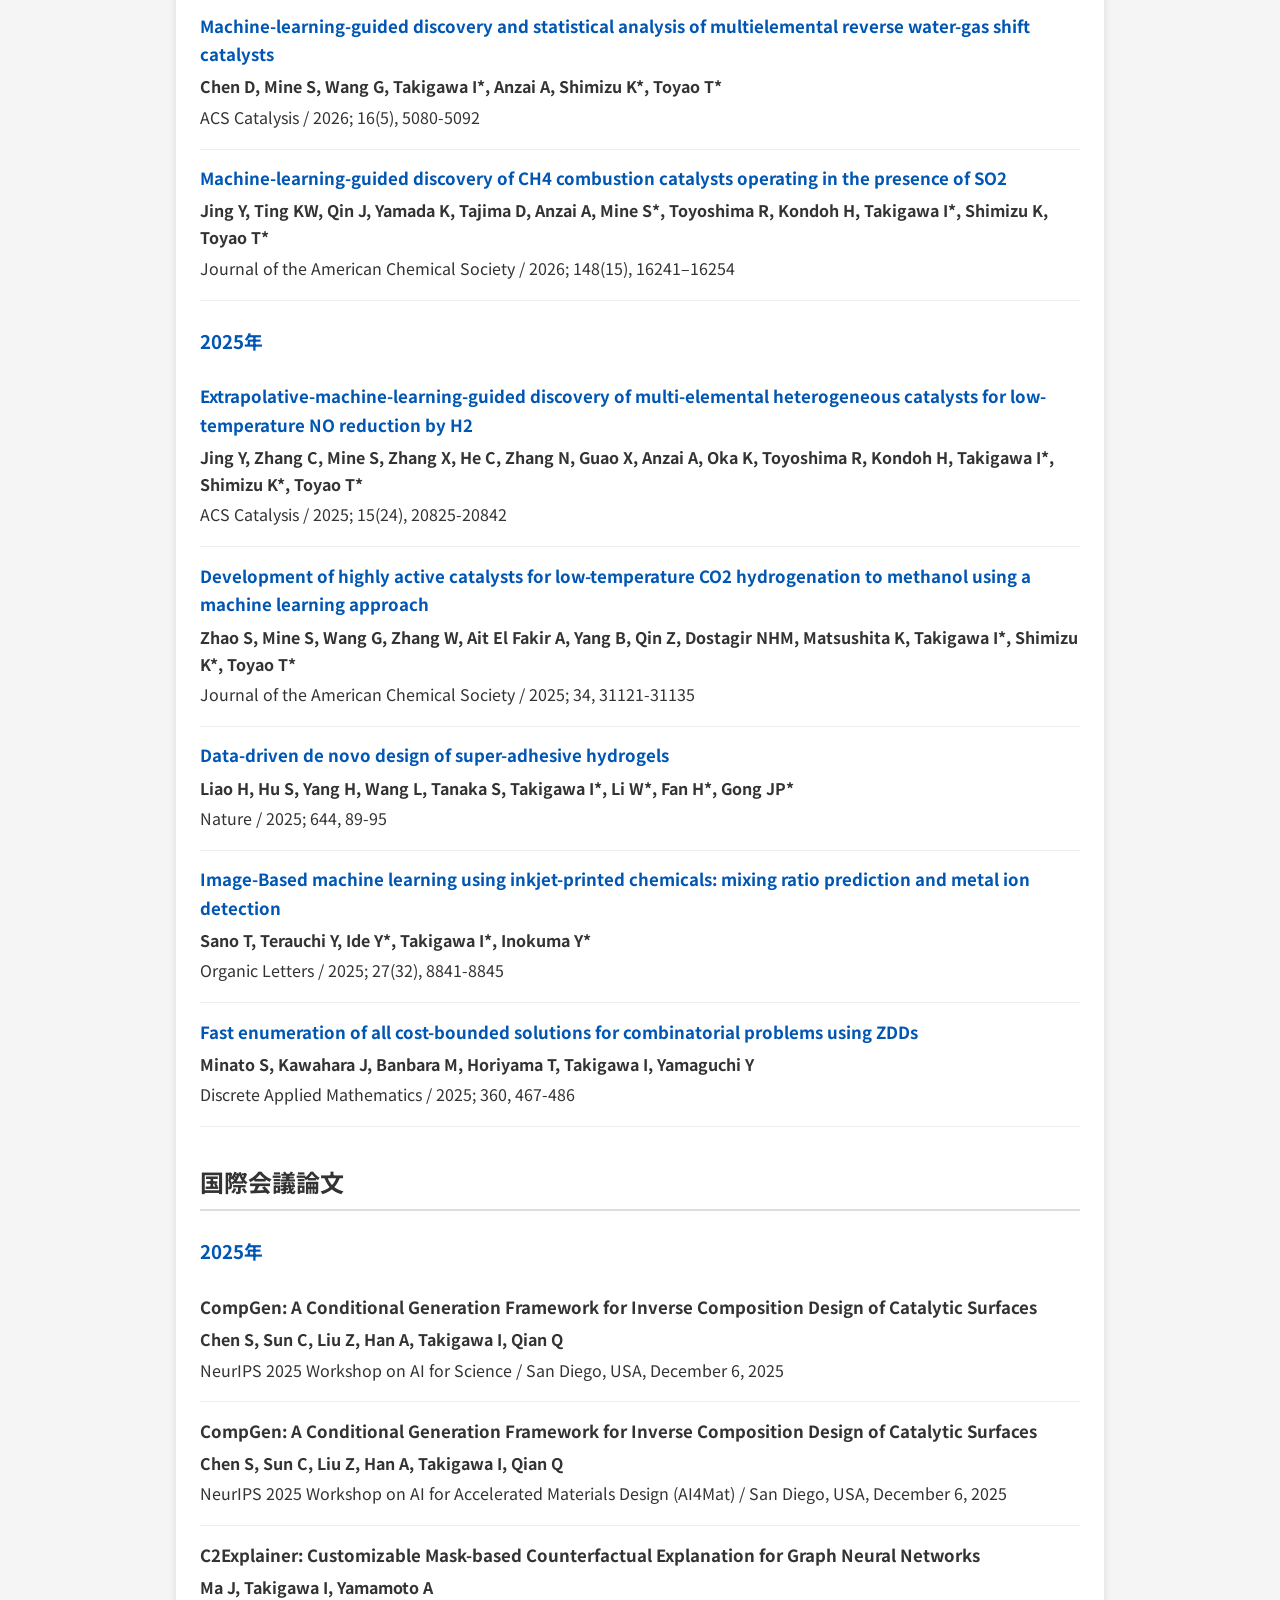
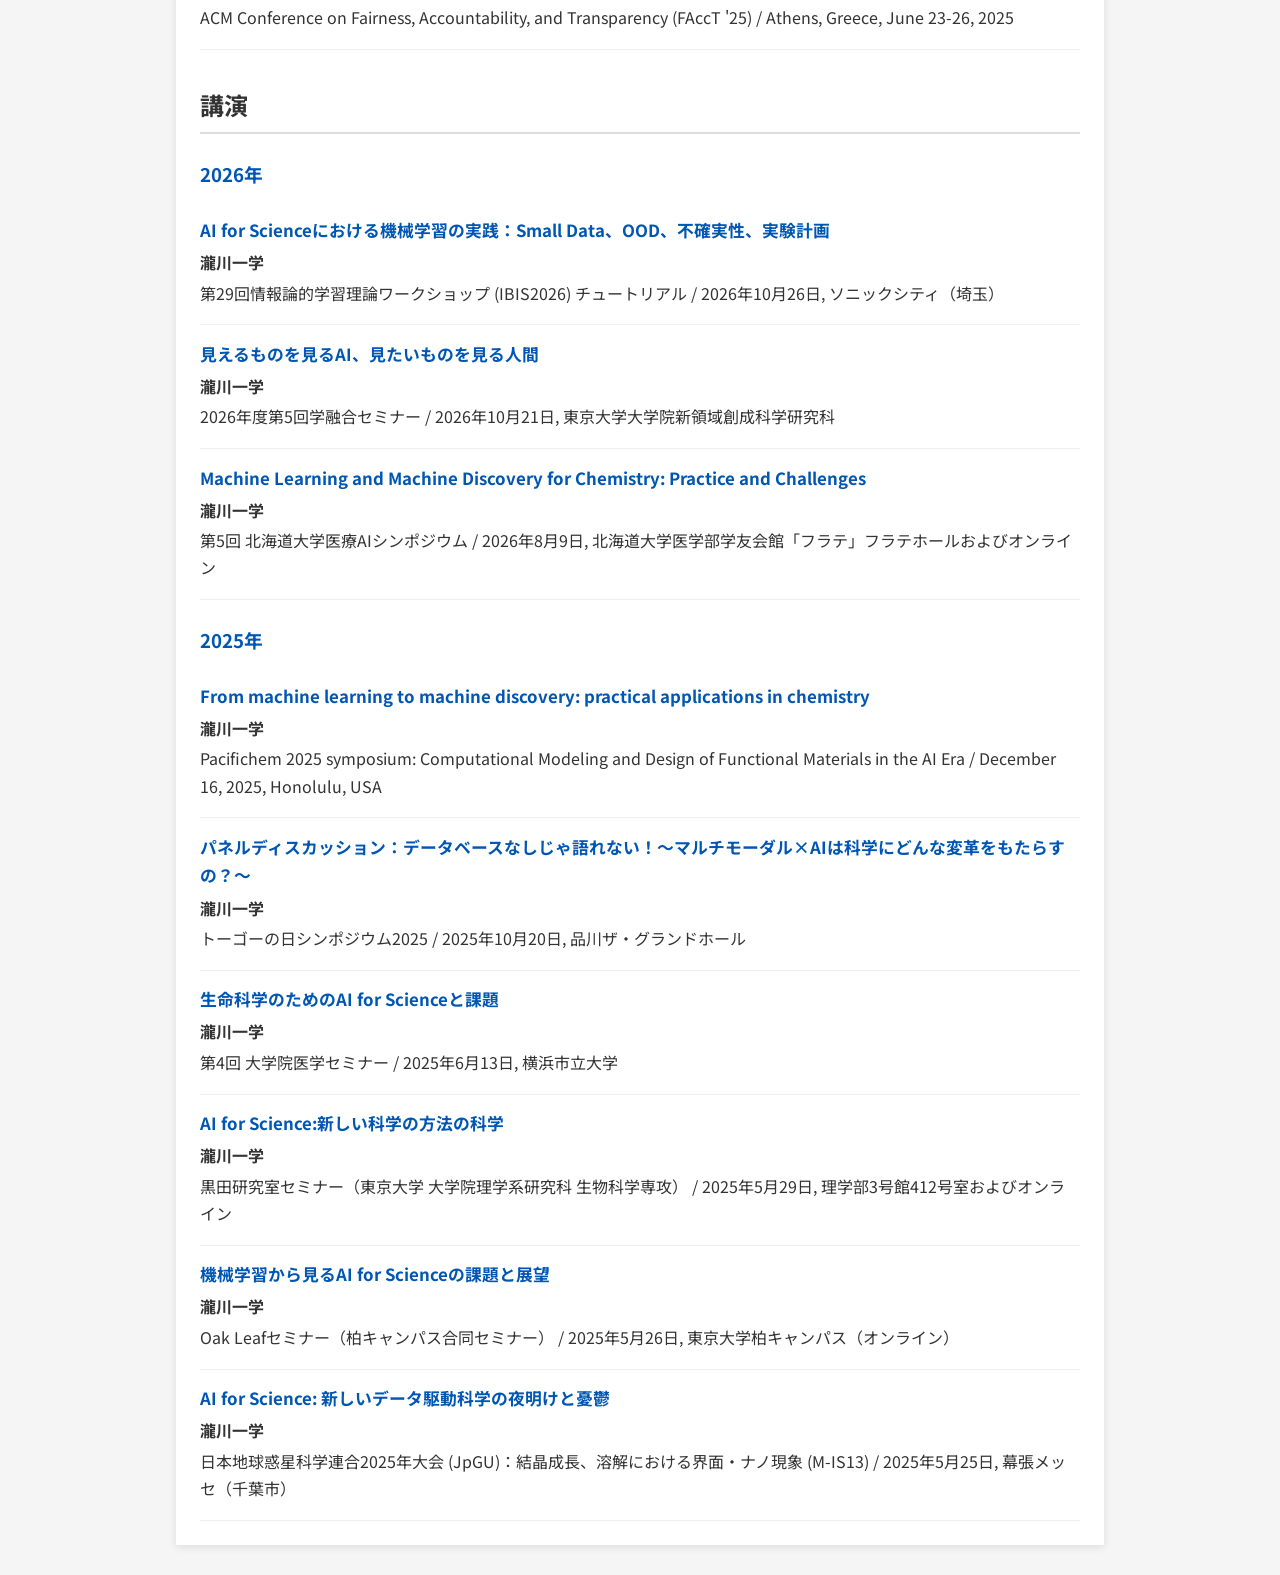
<file: research.html>
<!DOCTYPE html>
<html lang="ja">
  <head>
    <meta charset="UTF-8">
    <meta name="viewport" content="width=device-width, initial-scale=1">
    <title>研究成果 | Takigawa Lab</title>
    <link href="https://fonts.googleapis.com/css2?family=Noto+Sans+JP:wght@400;700&family=Roboto:wght@400;700&display=swap" rel="stylesheet">
    <style>
      body {
        font-family: 'Noto Sans JP', 'Roboto', sans-serif;
        margin: 0;
        padding: 0;
        background: #f5f5f5;
        color: #333;
        line-height: 1.7;
      }
      .container {
        max-width: 880px;
        margin: 30px auto;
        background: #fff;
        padding: 24px;
        box-shadow: 0 2px 8px rgba(0, 0, 0, 0.1);
      }
      h1 {
        font-size: 2.2rem;
        margin-bottom: 0.5rem;
      }
      .lead {
        margin-top: 0;
        color: #555;
      }
      .nav {
        margin-bottom: 1.5rem;
      }
      .nav a {
        color: #0056b3;
        text-decoration: none;
      }
      .content-section {
        margin-top: 2.2rem;
      }
      .content-section h2 {
        border-bottom: 2px solid #ddd;
        padding-bottom: 0.4rem;
        margin-bottom: 1rem;
      }
      .year-heading {
        margin-top: 1.5rem;
        margin-bottom: 0.7rem;
        color: #0056b3;
      }
      .entry {
        padding: 0.9rem 0;
        border-bottom: 1px solid #eee;
      }
      .entry h3 {
        margin: 0 0 0.3rem;
        font-size: 1.05rem;
      }
      .entry a {
        color: #0056b3;
        text-decoration: none;
      }
      .entry a:hover {
        text-decoration: underline;
      }
      .authors,
      .meta {
        margin: 0.2rem 0;
      }
      .authors {
        font-weight: 700;
      }
      footer {
        margin-top: 2rem;
        font-size: 0.95rem;
        color: #666;
      }
    </style>
  </head>
  <body>
    <div class="container">
      <div class="nav"><a href="index.html">← トップページへ戻る</a></div>
      <header>
        <h1>研究成果</h1>
        <p class="lead">2025年以降の業績を掲載しています。</p>
      </header>
    <section class="content-section">
      <h2>学位論文・卒業論文</h2>
      <h3 class="year-heading">2025年</h3>
      <article class="entry">
        <h3>構造化メモリ拡張を伴うニューラルネットワークにおける設計戦略の体系化と評価</h3>
        <p class="authors">海野智行</p>
        <p class="meta">2025年度卒業論文（理学部生物情報科学科）</p>
      </article>
      <article class="entry">
        <h3>モデルサイズ制約下での確率的勾配ブースティング決定木の分析と設計</h3>
        <p class="authors">西岡賢太郎</p>
        <p class="meta">2025年度卒業論文（理学部生物情報科学科）</p>
      </article>
    </section>

    <section class="content-section">
      <h2>学会発表</h2>
      <h3 class="year-heading">2026年</h3>
      <article class="entry">
        <h3><a href="https://ibisml.org/ibis2026/posters/" target="_blank" rel="noopener noreferrer">アルゴリズム帰納における解の非一意性と分布外汎化</a></h3>
        <p class="authors">海野智行・瀧川一学</p>
        <p class="meta">第29回情報論的学習理論ワークショップ (IBIS2026) / 2026年10月28日, ソニックシティ（埼玉県さいたま市）, ポスター発表 [2-082]</p>
      </article>
      <article class="entry">
        <h3><a href="https://ibisml.org/ibis2026/posters/" target="_blank" rel="noopener noreferrer">Direct Recourse Learning: Algorithmic Recourse without a Decision Model.</a></h3>
        <p class="authors">Jiali Ma, Ichigaku Takigawa, Akihiro Yamamoto</p>
        <p class="meta">第29回情報論的学習理論ワークショップ (IBIS2026) / 2026年10月28日, ソニックシティ（埼玉県さいたま市）, ポスター発表 [2-161]</p>
      </article>
      <article class="entry">
        <h3><a href="https://ibisml.org/ibis2026/posters/" target="_blank" rel="noopener noreferrer">Evidence-State Transition Pretraining for Molecular Representation Learning</a></h3>
        <p class="authors">Xuan Liu, Ichigaku Takigawa</p>
        <p class="meta">第29回情報論的学習理論ワークショップ (IBIS2026) / 2026年10月28日, ソニックシティ（埼玉県さいたま市）, ポスター発表 [2-195]</p>
      </article>
      <article class="entry">
        <h3><a href="https://ibisml.org/ibis2026/posters/" target="_blank" rel="noopener noreferrer">訓練誤差ゼロの分類・回帰モデルにおける汎化性能の分析</a></h3>
        <p class="authors">西岡賢太郎・瀧川一学</p>
        <p class="meta">第29回情報論的学習理論ワークショップ (IBIS2026) / 2026年10月27日, ソニックシティ（埼玉県さいたま市）, ポスター発表 [1-200]</p>
      </article>
      <article class="entry">
        <h3><a href="https://www.jstage.jst.go.jp/article/jsaifpai/137/0/137_44/_article/-char/ja" target="_blank" rel="noopener noreferrer">私的情報を開示しないアルゴリズム的償還のパーソナライズ化</a></h3>
        <p class="authors">馬嘉利・瀧川一学・山本章博</p>
        <p class="meta">第137回 人工知能学会人工知能基本問題研究会 (SIG-FPAI) / 2026年9月17日-9月18日, 高山市民文化会館（岐阜県高山市）, pp. 44-49</p>
      </article>
      <article class="entry">
        <h3><a href="https://pub.confit.atlas.jp/en/event/jsai2026/presentation/3O1-GS-10v-04" target="_blank" rel="noopener noreferrer">Developing Embedding Models for Cytochrome P450–Ligand Interaction Scoring</a></h3>
        <p class="authors">Martin, Takigawa, I.</p>
        <p class="meta">2026年度 人工知能学会全国大会（第40回） / 2026年6月10日</p>
      </article>
      <article class="entry">
        <h3><a href="https://pub.confit.atlas.jp/ja/event/jsai2026/presentation/4M4-GS-2e-06" target="_blank" rel="noopener noreferrer">アルゴリズム的系列学習におけるメモリ拡張ニューラルネットワーク設計の体系的検証</a></h3>
        <p class="authors">海野智行・瀧川一学</p>
        <p class="meta">2026年度 人工知能学会全国大会（第40回） / 2026年6月8日-6月12日</p>
      </article>
      <article class="entry">
        <h3><a href="https://jglobal.jst.go.jp/en/detail?JGLOBAL_ID=202602237474867309" target="_blank" rel="noopener noreferrer">ニューラルネットワークの構造化メモリ拡張によるプログラム推論の体系的評価</a></h3>
        <p class="authors">海野智行・瀧川一学</p>
        <p class="meta">第207回 情報処理学会アルゴリズム研究会(SIGAL) / 2026年3月9日, 岡山大学 創立五十周年記念館（岡山県岡山市）</p>
      </article>
      <article class="entry">
        <h3><a href="https://jglobal.jst.go.jp/en/detail?JGLOBAL_ID=202602270922995491" target="_blank" rel="noopener noreferrer">モデルサイズ制約下での確率的勾配ブースティング決定木の分析と設計</a></h3>
        <p class="authors">西岡賢太郎・瀧川一学</p>
        <p class="meta">第207回 情報処理学会アルゴリズム研究会(SIGAL) / 2026年3月9日, 岡山大学 創立五十周年記念館（岡山県岡山市）</p>
      </article>
      <h3 class="year-heading">2025年</h3>
      <article class="entry">
        <h3>Developing Embedding Models for Cytochrome P450-Ligand Interaction Scoring</h3>
        <p class="authors">Martin, Takigawa, I.</p>
        <p class="meta">GIW XXXIV ISCB-Asia 2025 / Hong Kong, China, December 10-13, 2025 (Poster)</p>
      </article>
      <article class="entry">
        <h3>Developing Embedding Models for Cytochrome P450-Ligand Interaction Scoring</h3>
        <p class="authors">Martin, Takigawa, I.</p>
        <p class="meta">48th Chemoinformatics Symposium / Hiroshima, Japan, November 26-27, 2025 (Poster)</p>
      </article>
      <article class="entry">
        <h3>Developing Embedding Models for Cytochrome P450-Ligand Interaction Scoring</h3>
        <p class="authors">Martin, Takigawa, I.</p>
        <p class="meta">8th Autumn School of Chemoinformatics / Nara, Japan, November 18-20, 2025 (Poster)</p>
      </article>
      <article class="entry">
        <h3>Developing Embedding Models for Cytochrome P450-Ligand Interaction Scoring</h3>
        <p class="authors">Martin, Takigawa, I.</p>
        <p class="meta">Chem-Bio Informatics Society (CBI) Annual Meeting 2025 / Tokyo, Japan, October 27-30, 2025 (Oral)</p>
      </article>
      <article class="entry">
        <h3>Developing Embedding Models for Cytochrome P450-Ligand Interaction Scoring</h3>
        <p class="authors">Martin, Takigawa, I.</p>
        <p class="meta">2025年日本バイオインフォマティクス学会年会第13回生命医薬情報学連合大会（IIBMP2025） / Chiba, Japan, September 3-5, 2025 (Poster)</p>
      </article>
    </section>

    <section class="content-section">
      <h2>査読付き論文</h2>
      <h3 class="year-heading">2026年</h3>
      <article class="entry">
        <h3><a href="https://doi.org/10.1038/s41467-026-75902-z" target="_blank" rel="noopener noreferrer">Data-driven catalyst design for direct catalytic N2O decomposition</a></h3>
        <p class="authors">He C, Mine S, Jing Y, Wan TL, Zhang J, Qin J, Zhang N, Taketoshi K, Anzai A, Toyoshima R, Kondoh H, Takigawa I*, Shimizu K*, Toyao T*</p>
        <p class="meta">Nature Communications / 2026; 17, 9159</p>
      </article>
      <article class="entry">
        <h3><a href="https://doi.org/10.1021/jacs.6c06886" target="_blank" rel="noopener noreferrer">Machine Learning-Assisted Development of High-Performance Ethanol Synthesis Catalysts via CO2 Hydrogenation</a></h3>
        <p class="authors">Du P, Ait El Fakir A, Mine S, Yang B, Pan H, He C, Dostagir NHM, Ando Y, Fischer JWA, Anzai A, Allison G, Toyoshima R, Kondoh H, Zhou W, Copéret C, Takigawa I*, Shimizu K*, Toyao T*</p>
        <p class="meta">Journal of the American Chemical Society / 2026; 148(29), 31154-31170</p>
      </article>
      <article class="entry">
        <h3><a href="https://doi.org/10.1021/acscatal.5c09278" target="_blank" rel="noopener noreferrer">Machine-learning-guided discovery and statistical analysis of multielemental reverse water-gas shift catalysts</a></h3>
        <p class="authors">Chen D, Mine S, Wang G, Takigawa I*, Anzai A, Shimizu K*, Toyao T*</p>
        <p class="meta">ACS Catalysis / 2026; 16(5), 5080-5092</p>
      </article>
      <article class="entry">
        <h3><a href="https://doi.org/10.1021/jacs.6c01560" target="_blank" rel="noopener noreferrer">Machine-learning-guided discovery of CH4 combustion catalysts operating in the presence of SO2</a></h3>
        <p class="authors">Jing Y, Ting KW, Qin J, Yamada K, Tajima D, Anzai A, Mine S*, Toyoshima R, Kondoh H, Takigawa I*, Shimizu K, Toyao T*</p>
        <p class="meta">Journal of the American Chemical Society / 2026; 148(15), 16241–16254</p>
      </article>
      <h3 class="year-heading">2025年</h3>
      <article class="entry">
        <h3><a href="https://doi.org/10.1021/acscatal.5c06074" target="_blank" rel="noopener noreferrer">Extrapolative-machine-learning-guided discovery of multi-elemental heterogeneous catalysts for low-temperature NO reduction by H2</a></h3>
        <p class="authors">Jing Y, Zhang C, Mine S, Zhang X, He C, Zhang N, Guao X, Anzai A, Oka K, Toyoshima R, Kondoh H, Takigawa I*, Shimizu K*, Toyao T*</p>
        <p class="meta">ACS Catalysis / 2025; 15(24), 20825-20842</p>
      </article>
      <article class="entry">
        <h3><a href="https://doi.org/10.1021/jacs.5c09727" target="_blank" rel="noopener noreferrer">Development of highly active catalysts for low-temperature CO2 hydrogenation to methanol using a machine learning approach</a></h3>
        <p class="authors">Zhao S, Mine S, Wang G, Zhang W, Ait El Fakir A, Yang B, Qin Z, Dostagir NHM, Matsushita K, Takigawa I*, Shimizu K*, Toyao T*</p>
        <p class="meta">Journal of the American Chemical Society / 2025; 34, 31121-31135</p>
      </article>
      <article class="entry">
        <h3><a href="https://doi.org/10.1038/s41586-025-09269-4" target="_blank" rel="noopener noreferrer">Data-driven de novo design of super-adhesive hydrogels</a></h3>
        <p class="authors">Liao H, Hu S, Yang H, Wang L, Tanaka S, Takigawa I*, Li W*, Fan H*, Gong JP*</p>
        <p class="meta">Nature / 2025; 644, 89-95</p>
      </article>
      <article class="entry">
        <h3><a href="https://doi.org/10.1021/acs.orglett.5c02270" target="_blank" rel="noopener noreferrer">Image-Based machine learning using inkjet-printed chemicals: mixing ratio prediction and metal ion detection</a></h3>
        <p class="authors">Sano T, Terauchi Y, Ide Y*, Takigawa I*, Inokuma Y*</p>
        <p class="meta">Organic Letters / 2025; 27(32), 8841-8845</p>
      </article>
      <article class="entry">
        <h3><a href="https://doi.org/10.1016/j.dam.2024.10.003" target="_blank" rel="noopener noreferrer">Fast enumeration of all cost-bounded solutions for combinatorial problems using ZDDs</a></h3>
        <p class="authors">Minato S, Kawahara J, Banbara M, Horiyama T, Takigawa I, Yamaguchi Y</p>
        <p class="meta">Discrete Applied Mathematics / 2025; 360, 467-486</p>
      </article>
    </section>

    <section class="content-section">
      <h2>国際会議論文</h2>
      <h3 class="year-heading">2025年</h3>
      <article class="entry">
        <h3>CompGen: A Conditional Generation Framework for Inverse Composition Design of Catalytic Surfaces</h3>
        <p class="authors">Chen S, Sun C, Liu Z, Han A, Takigawa I, Qian Q</p>
        <p class="meta">NeurIPS 2025 Workshop on AI for Science / San Diego, USA, December 6, 2025</p>
      </article>
      <article class="entry">
        <h3>CompGen: A Conditional Generation Framework for Inverse Composition Design of Catalytic Surfaces</h3>
        <p class="authors">Chen S, Sun C, Liu Z, Han A, Takigawa I, Qian Q</p>
        <p class="meta">NeurIPS 2025 Workshop on AI for Accelerated Materials Design (AI4Mat) / San Diego, USA, December 6, 2025</p>
      </article>
      <article class="entry">
        <h3>C2Explainer: Customizable Mask-based Counterfactual Explanation for Graph Neural Networks</h3>
        <p class="authors">Ma J, Takigawa I, Yamamoto A</p>
        <p class="meta">ACM Conference on Fairness, Accountability, and Transparency (FAccT &#x27;25) / Athens, Greece, June 23-26, 2025</p>
      </article>
    </section>

    <section class="content-section">
      <h2>講演</h2>
      <h3 class="year-heading">2026年</h3>
      <article class="entry">
        <h3><a href="https://ibisml.org/ibis2026/tutorial/" target="_blank" rel="noopener noreferrer">AI for Scienceにおける機械学習の実践：Small Data、OOD、不確実性、実験計画</a></h3>
        <p class="authors">瀧川一学</p>
        <p class="meta">第29回情報論的学習理論ワークショップ (IBIS2026) チュートリアル / 2026年10月26日, ソニックシティ（埼玉）</p>
      </article>
      <article class="entry">
        <h3><a href="https://www.k.u-tokyo.ac.jp/education/seminar/contents/202605.html" target="_blank" rel="noopener noreferrer">見えるものを見るAI、見たいものを見る人間</a></h3>
        <p class="authors">瀧川一学</p>
        <p class="meta">2026年度第5回学融合セミナー / 2026年10月21日, 東京大学大学院新領域創成科学研究科</p>
      </article>
      <article class="entry">
        <h3><a href="https://ai.med.hokudai.ac.jp/news/2026/07/01/3553/" target="_blank" rel="noopener noreferrer">Machine Learning and Machine Discovery for Chemistry: Practice and Challenges</a></h3>
        <p class="authors">瀧川一学</p>
        <p class="meta">第5回 北海道大学医療AIシンポジウム / 2026年8月9日, 北海道大学医学部学友会館「フラテ」フラテホールおよびオンライン</p>
      </article>
      <h3 class="year-heading">2025年</h3>
      <article class="entry">
        <h3><a href="https://itakigawa.github.io/news.html" target="_blank" rel="noopener noreferrer">From machine learning to machine discovery: practical applications in chemistry</a></h3>
        <p class="authors">瀧川一学</p>
        <p class="meta">Pacifichem 2025 symposium: Computational Modeling and Design of Functional Materials in the AI Era / December 16, 2025, Honolulu, USA</p>
      </article>
      <article class="entry">
        <h3><a href="https://biosciencedbc.jp/event/symposium/togo2025/" target="_blank" rel="noopener noreferrer">パネルディスカッション：データベースなしじゃ語れない！～マルチモーダル×AIは科学にどんな変革をもたらすの？～</a></h3>
        <p class="authors">瀧川一学</p>
        <p class="meta">トーゴーの日シンポジウム2025 / 2025年10月20日, 品川ザ・グランドホール</p>
      </article>
      <article class="entry">
        <h3><a href="https://itakigawa.github.io/news.html" target="_blank" rel="noopener noreferrer">生命科学のためのAI for Scienceと課題</a></h3>
        <p class="authors">瀧川一学</p>
        <p class="meta">第4回 大学院医学セミナー / 2025年6月13日, 横浜市立大学</p>
      </article>
      <article class="entry">
        <h3><a href="https://itakigawa.github.io/news.html" target="_blank" rel="noopener noreferrer">AI for Science:新しい科学の方法の科学</a></h3>
        <p class="authors">瀧川一学</p>
        <p class="meta">黒田研究室セミナー（東京大学 大学院理学系研究科 生物科学専攻） / 2025年5月29日, 理学部3号館412号室およびオンライン</p>
      </article>
      <article class="entry">
        <h3><a href="https://itakigawa.github.io/news.html" target="_blank" rel="noopener noreferrer">機械学習から見るAI for Scienceの課題と展望</a></h3>
        <p class="authors">瀧川一学</p>
        <p class="meta">Oak Leafセミナー（柏キャンパス合同セミナー） / 2025年5月26日, 東京大学柏キャンパス（オンライン）</p>
      </article>
      <article class="entry">
        <h3><a href="https://itakigawa.github.io/news.html" target="_blank" rel="noopener noreferrer">AI for Science: 新しいデータ駆動科学の夜明けと憂鬱</a></h3>
        <p class="authors">瀧川一学</p>
        <p class="meta">日本地球惑星科学連合2025年大会 (JpGU)：結晶成長、溶解における界面・ナノ現象 (M-IS13) / 2025年5月25日, 幕張メッセ（千葉市）</p>
      </article>
    </section>
    </div>
  </body>
</html>
</file>
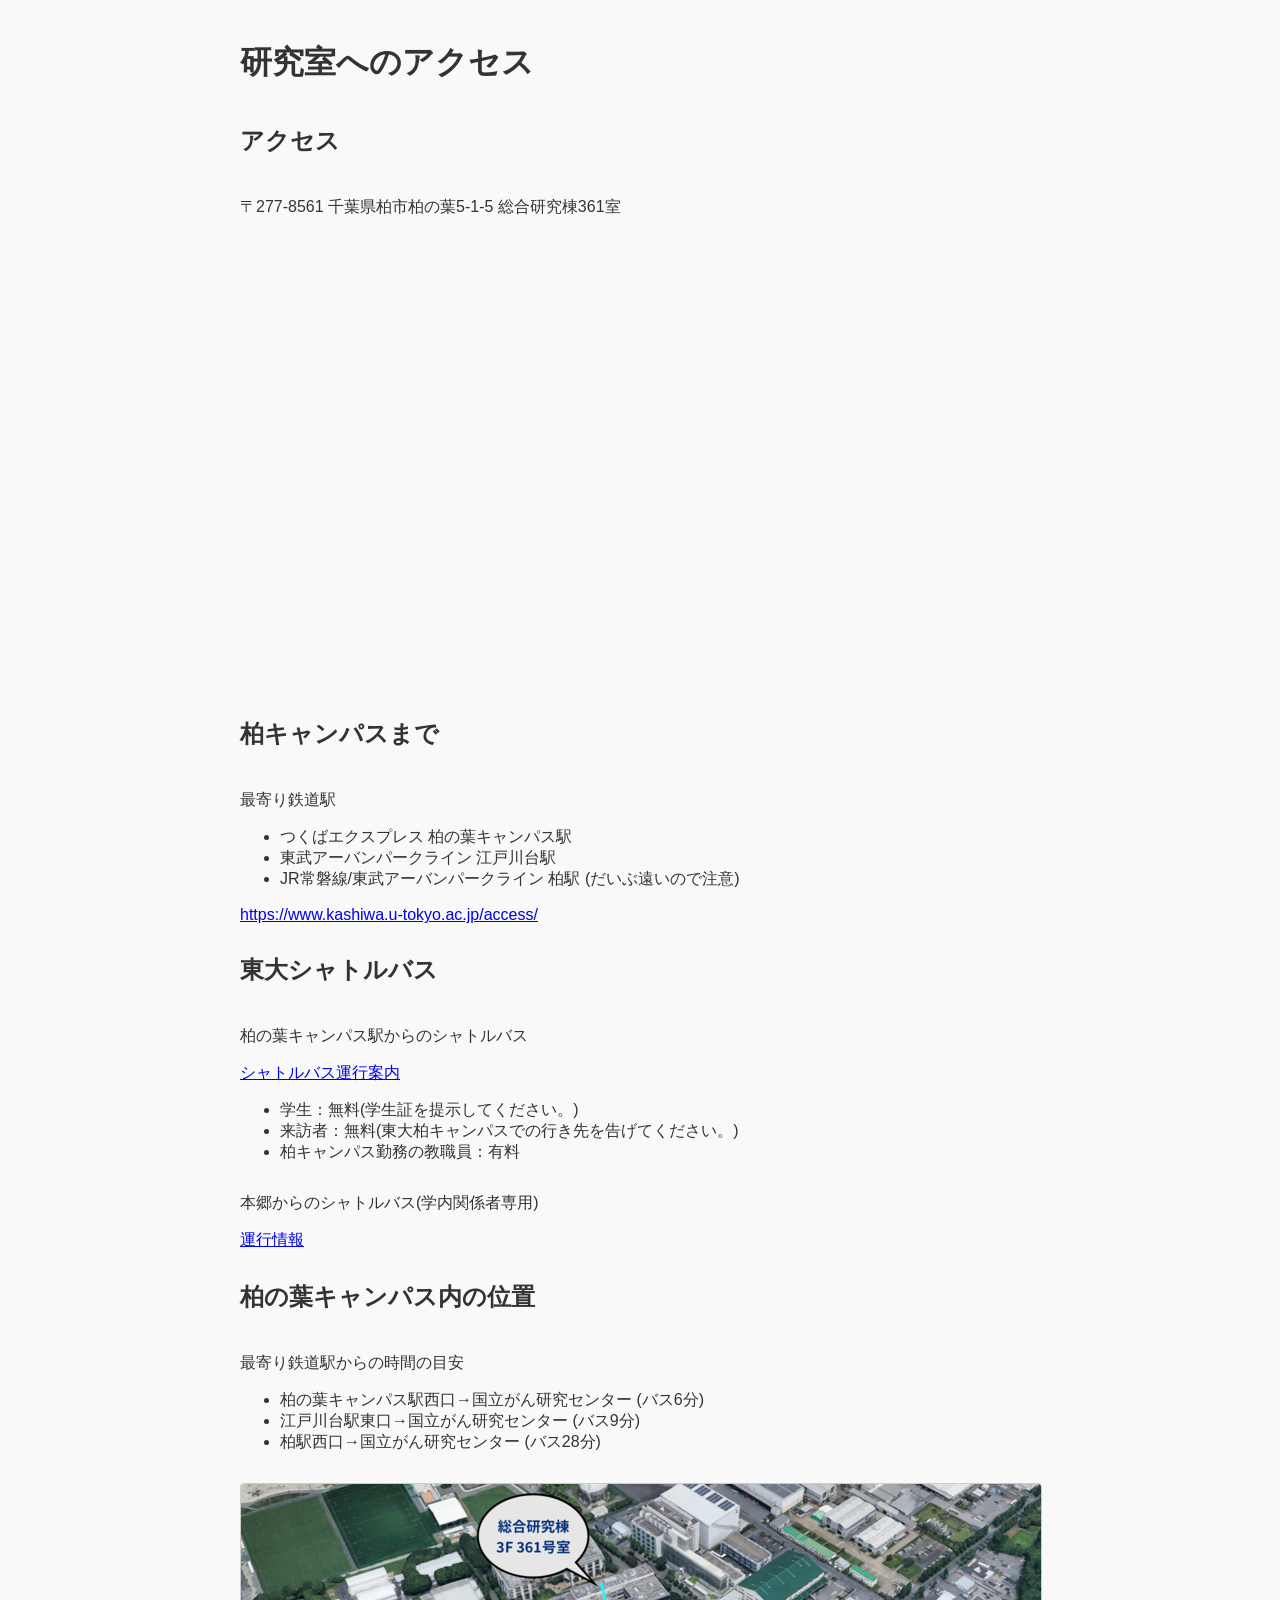
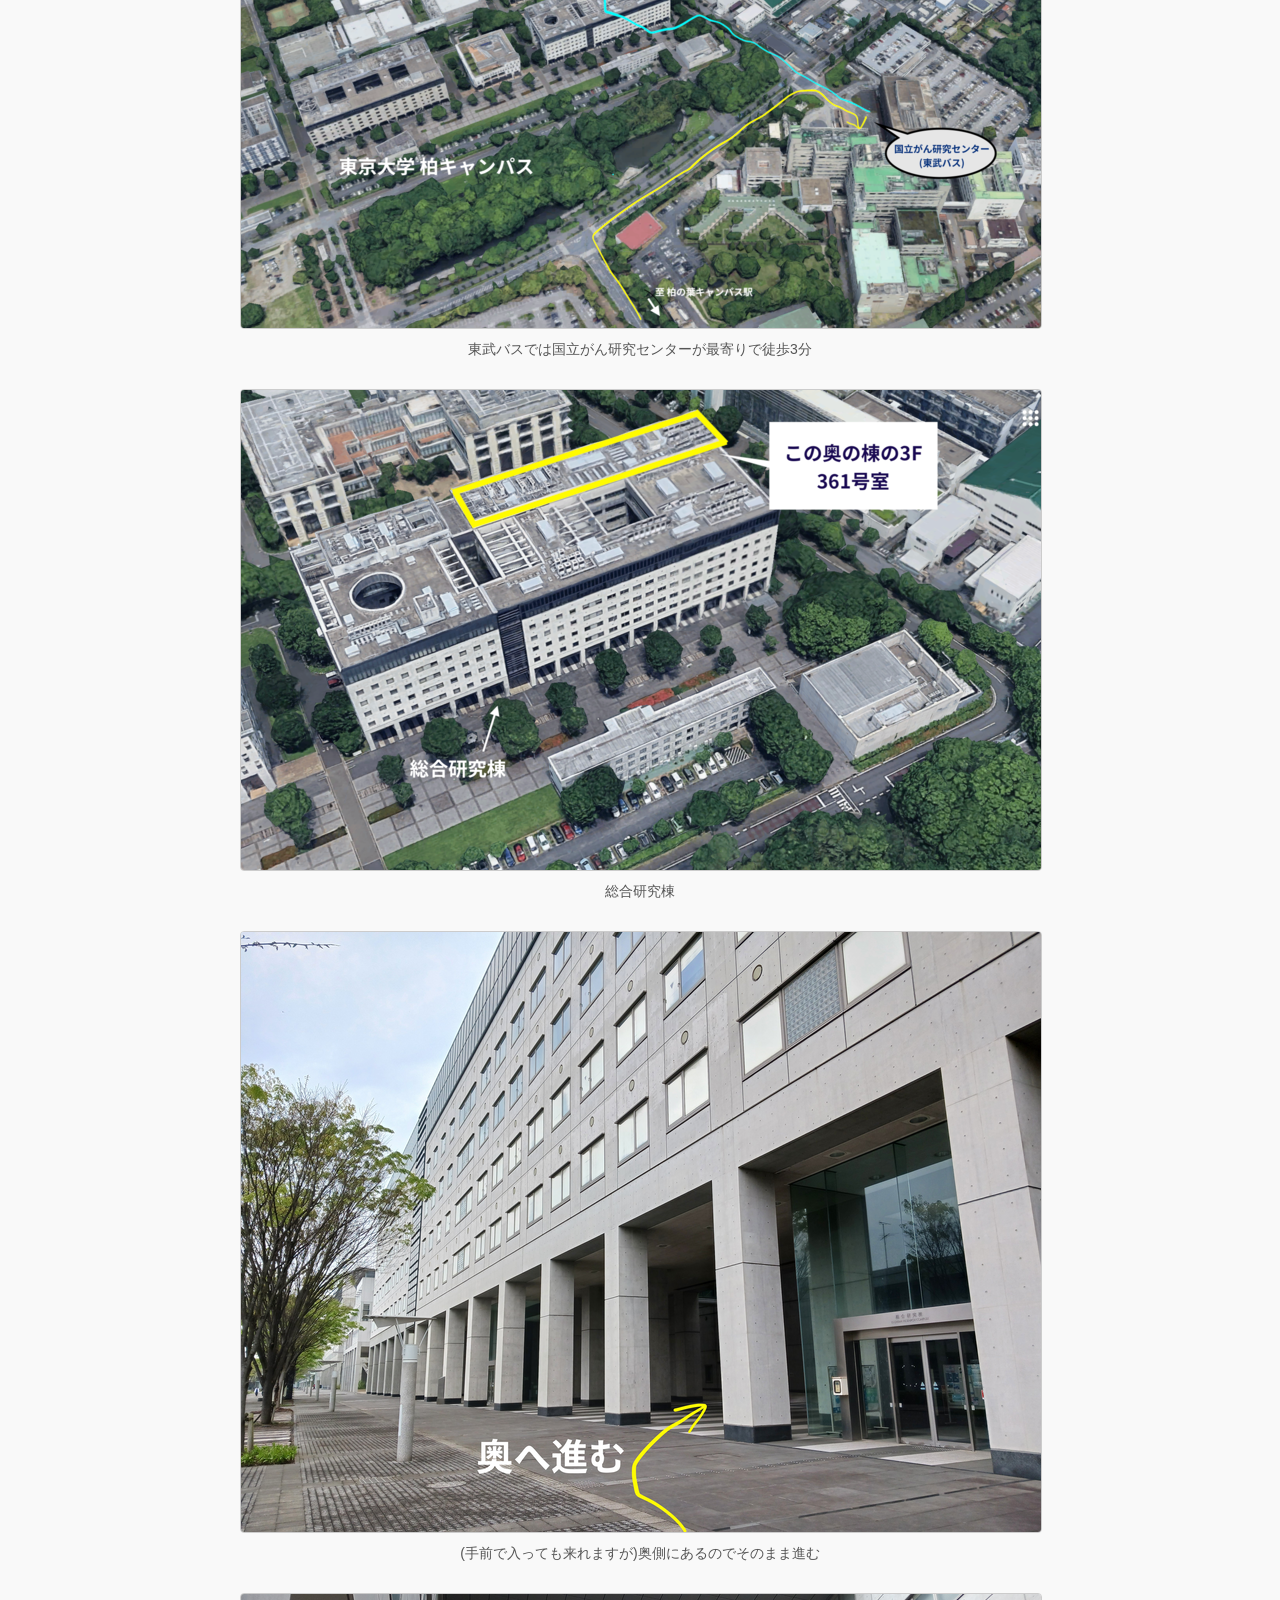
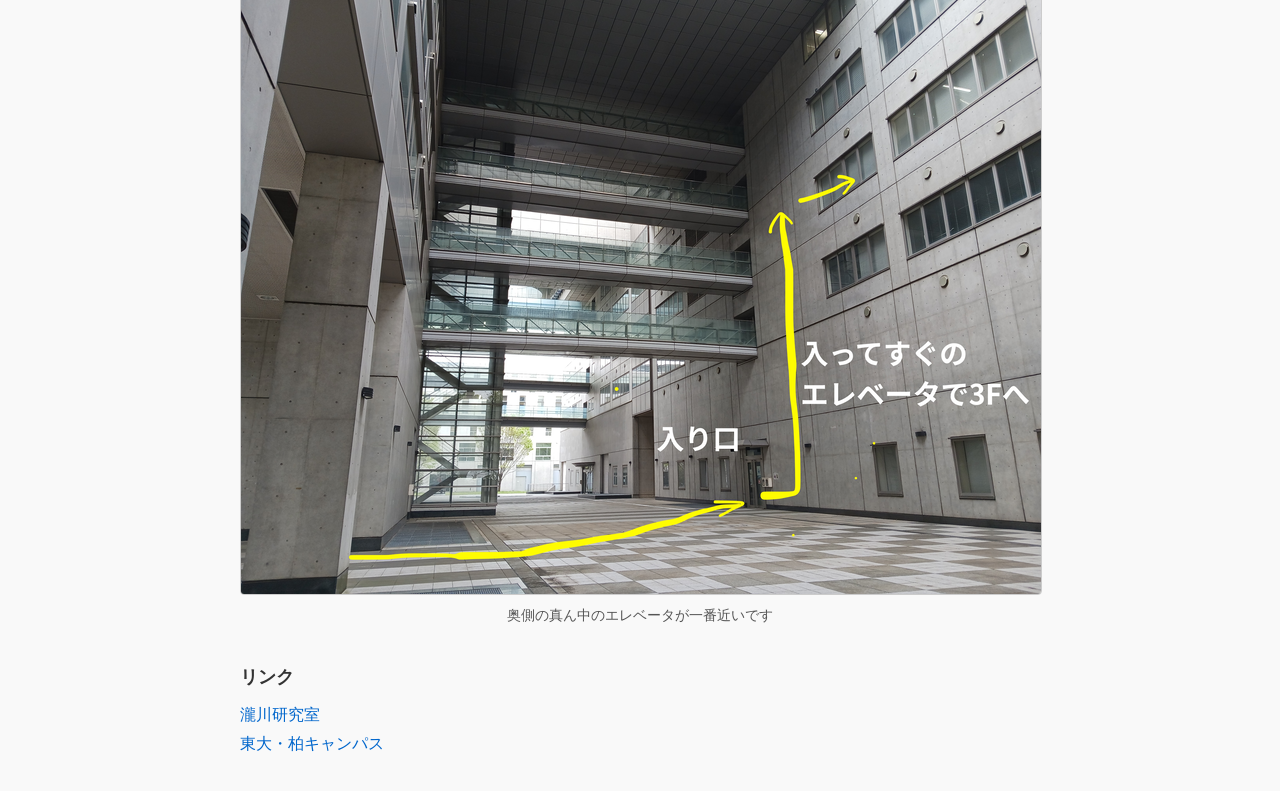
<file: visit.html>
<!DOCTYPE html>
<html lang="ja">
<head>
  <meta charset="UTF-8">
  <title>研究室へのアクセス</title>
  <style>
    body {
      font-family: Arial, sans-serif;
      max-width: 800px;
      margin: 0 auto;
      padding: 20px;
      background-color: #f9f9f9;
      color: #333;
    }

    h1 {
      text-align: left;
      margin-bottom: 40px;
    }

    h2 {
      text-align: left;
      margin-bottom: 40px;
    }

    .photo {
      margin-bottom: 30px;
    }

    .photo img {
      width: 100%;
      height: auto;
      border: 1px solid #ccc;
      border-radius: 4px;
    }

    .caption {
      margin-top: 8px;
      font-size: 14px;
      color: #555;
      text-align: center;
    }

    .links {
      margin-top: 40px;
    }

    .links h2 {
      font-size: 18px;
      margin-bottom: 10px;
    }

    .links ul {
      list-style: none;
      padding-left: 0;
    }

    .links li {
      margin-bottom: 8px;
    }

    .links a {
      color: #0066cc;
      text-decoration: none;
    }

    .links a:hover {
      text-decoration: underline;
    }
  </style>
</head>
<body>

  <h1>研究室へのアクセス</h1>

  <div class="photo">
  <h2>アクセス</h2>
  <p>〒277-8561 千葉県柏市柏の葉5-1-5 総合研究棟361室</p>
        <!-- 地図の埋め込み -->
        <iframe src="https://www.google.com/maps/embed?pb=!1m14!1m8!1m3!1d1615.9071869631907!2d139.9388217!3d35.9025617!3m2!1i1024!2i768!4f13.1!3m3!1m2!1s0x60189eaa6294af61%3A0xccd46cb82f5e5734!2z44CSMjc3LTg1Njgg5Y2D6JGJ55yM5p-P5biC5p-P44Gu6JGJ77yV5LiB55uu77yR4oiS77yVIOe3j-WQiOeglOeptuajnw!5e0!3m2!1sja!2sjp!4v1743409958371!5m2!1sja!2sjp" width="600" height="450" style="border:0;" allowfullscreen="" loading="lazy" referrerpolicy="no-referrer-when-downgrade"></iframe>
  </div>
 
  <h2>柏キャンパスまで</h2>

  <div class="photo">
    <p>最寄り鉄道駅</p>
    <ul>
      <li>つくばエクスプレス 柏の葉キャンパス駅</li>
      <li>東武アーバンパークライン 江戸川台駅</li>
      <li>JR常磐線/東武アーバンパークライン 柏駅 (だいぶ遠いので注意)</li>
    </ul>
    <a href="https://www.kashiwa.u-tokyo.ac.jp/access/">https://www.kashiwa.u-tokyo.ac.jp/access/</a>
  </div>

  <h2>東大シャトルバス</h2>

  <div class="photo">
    <p>柏の葉キャンパス駅からのシャトルバス</p>
    <a href="https://www.k.u-tokyo.ac.jp/gsfs/access/timetable/">シャトルバス運行案内</a>
    <ul>
      <li>学生：無料(学生証を提示してください。)</li>
      <li>来訪者：無料(東大柏キャンパスでの行き先を告げてください。)</li>
      <li>柏キャンパス勤務の教職員：有料</li>
    </ul>
  </div>

  <div class="photo">
    <p>本郷からのシャトルバス(学内関係者専用)</p>
    <a href="https://webpark1987.sakura.ne.jp/g-liner/">運行情報</a>
  </div>

  <h2>柏の葉キャンパス内の位置</h2>

  <div class="photo">
    <p>最寄り鉄道駅からの時間の目安</p>
    <ul>
      <li>柏の葉キャンパス駅西口→国立がん研究センター (バス6分)</li>
      <li>江戸川台駅東口→国立がん研究センター (バス9分)</li>
      <li>柏駅西口→国立がん研究センター (バス28分)</li>
    </ul>
  </div>


  <div class="photo">
    <img src="./images/p1.png" alt="写真1">
    <div class="caption">東武バスでは国立がん研究センターが最寄りで徒歩3分</div>
  </div>

  <div class="photo">
    <img src="./images/p2.png" alt="写真2">
    <div class="caption">総合研究棟</div>
  </div>

  <div class="photo">
    <img src="./images/p3.png" alt="写真3">
    <div class="caption">(手前で入っても来れますが)奥側にあるのでそのまま進む</div>
  </div>

  <div class="photo">
    <img src="./images/p4.png" alt="写真4">
    <div class="caption">奥側の真ん中のエレベータが一番近いです</div>
  </div>

  <div class="links">
    <h2>リンク</h2>
    <ul>
      <li><a href="https://takigawa-lab.tokyo/">瀧川研究室</a></li>
      <li><a href="https://www.kashiwa.u-tokyo.ac.jp/">東大・柏キャンパス</a></li>
    </ul>
  </div>

</body>
</html>
</file>
<file: summer2026_sapporo/style.css>
:root { --navy:#142b57; --blue:#225ea8; --line:#c8d1df; --soft:#f4f7fb; --text:#263242; }
* { box-sizing: border-box; }
html { scroll-behavior: smooth; }
body { margin:0; background:#f7f8fa; color:var(--text); font-family:-apple-system,BlinkMacSystemFont,"Segoe UI",Roboto,Arial,sans-serif; line-height:1.55; }
.page { max-width:1040px; margin:0 auto; background:#fff; box-shadow:0 0 28px rgba(25,40,65,.08); }
.site-header { padding:48px 48px 28px; text-align:center; background:linear-gradient(180deg,#fff,#f4f7fb); border-bottom:1px solid var(--line); }
h1 { margin:0 0 14px; color:var(--navy); font-size:clamp(2rem,5vw,3.5rem); line-height:1.08; letter-spacing:-.035em; }
.subtitle { margin:.25rem 0; font-size:1.08rem; }
nav { margin-top:24px; display:flex; flex-wrap:wrap; justify-content:center; gap:8px 18px; }
nav a { color:var(--blue); font-weight:650; text-decoration:none; }
nav a:hover { text-decoration:underline; }
main { padding:0 48px 38px; }
.hero { margin:32px 0 24px; }
.hero img { display:block; width:100%; height:auto; border-radius:10px; border:1px solid #dce3ed; }
section { margin-top:36px; }
h2 { color:var(--navy); font-size:1.65rem; margin:0 0 14px; padding-bottom:7px; border-bottom:2px solid var(--navy); }
p { margin:.65rem 0; }
.table-wrap { overflow-x:auto; border:1px solid var(--line); border-radius:8px; }
table { width:100%; border-collapse:collapse; min-width:760px; }
thead th { background:var(--navy); color:#fff; text-align:center; padding:11px 10px; }
tbody th, tbody td { border-top:1px solid var(--line); border-right:1px solid var(--line); padding:13px 12px; vertical-align:top; }
tbody th { width:82px; text-align:center; background:#eaf0f9; color:var(--navy); }
tbody td:nth-child(2), tbody td:nth-child(3) { text-align:center; white-space:nowrap; }
tbody tr:nth-child(even) td { background:#fafbfd; }
td ul { margin:.15rem 0 .15rem 1.2rem; padding:0; }
td ul ul { margin-top:.1rem; }
.people-grid { display:grid; grid-template-columns:1fr 1fr; gap:10px 36px; }
.people-grid ul, #organizers ul { margin:.2rem 0; padding-left:1.3rem; }
a { color:#1557a0; }
footer { margin:0 48px; padding:20px 0 28px; text-align:center; color:#677386; border-top:1px solid var(--line); }
@media (max-width:720px) { .site-header, main { padding-left:22px; padding-right:22px; } .people-grid { grid-template-columns:1fr; gap:0; } footer { margin-left:22px; margin-right:22px; } }
</file>
